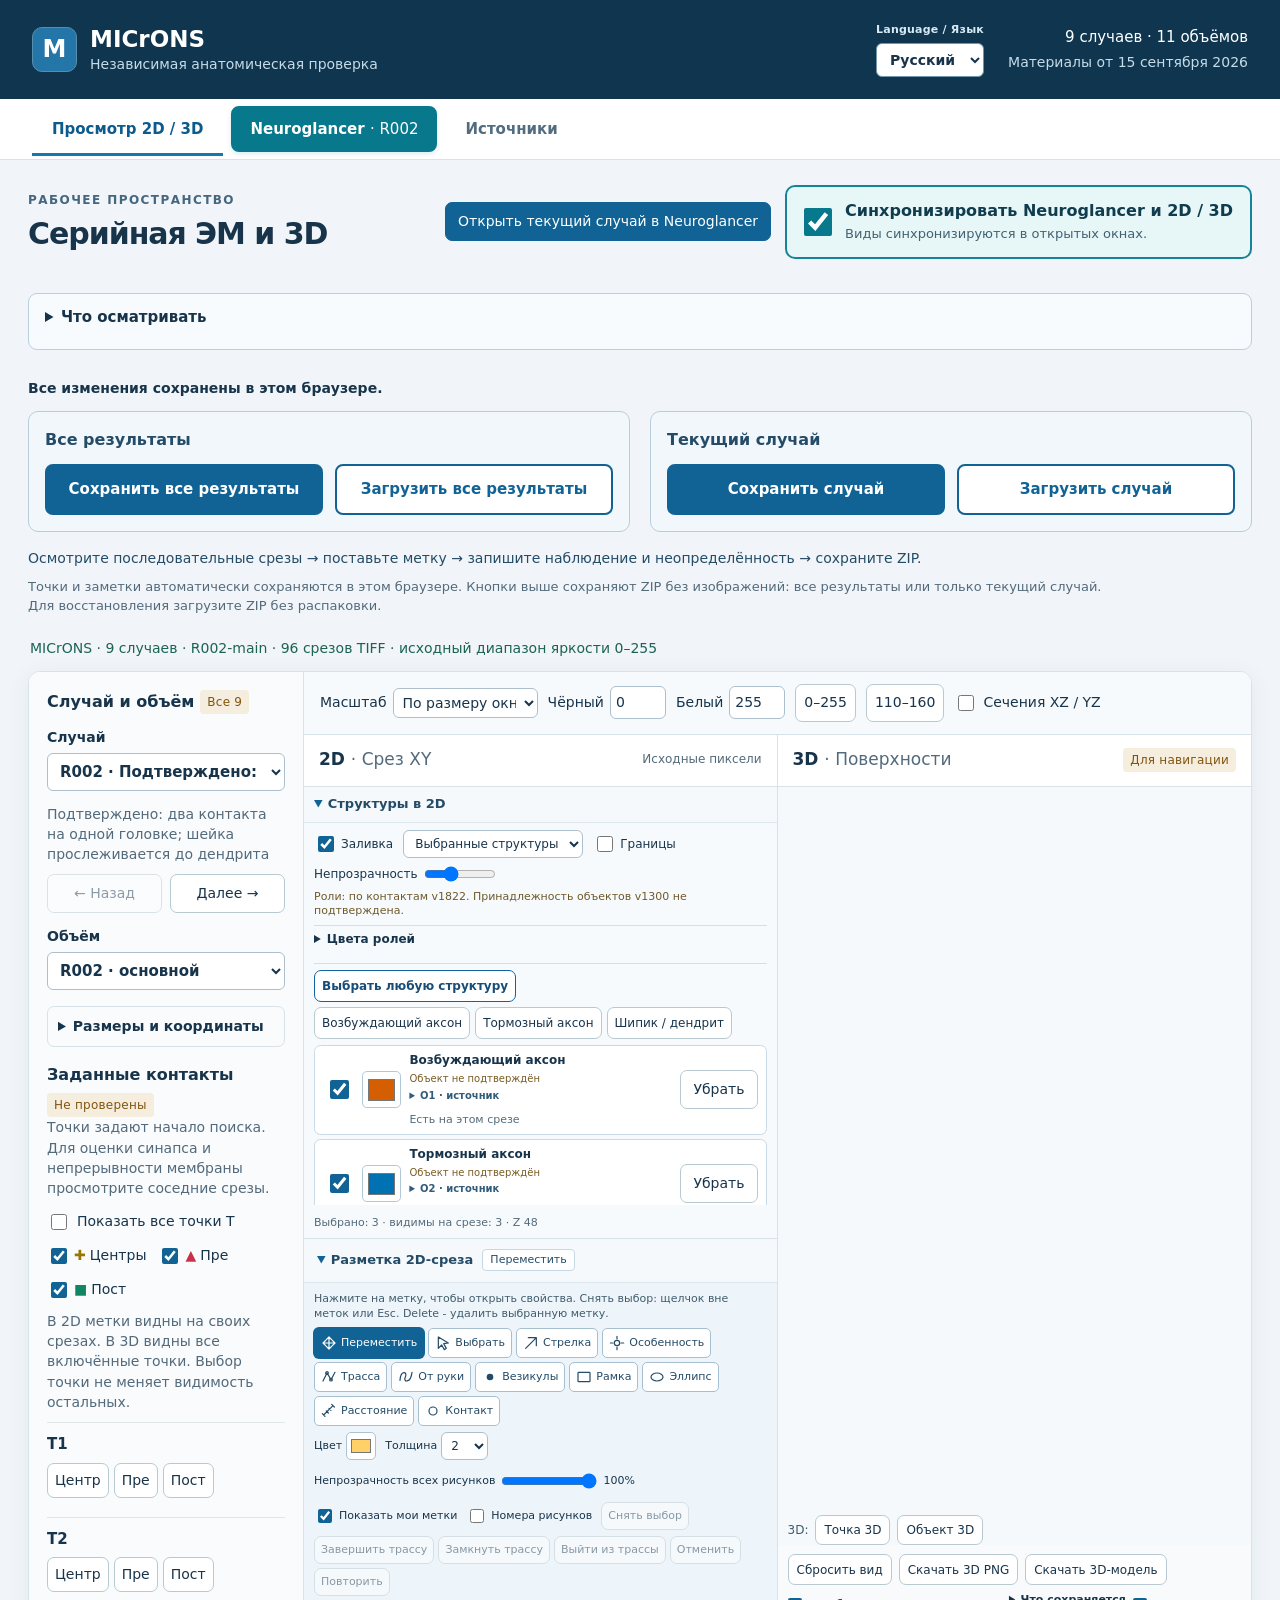
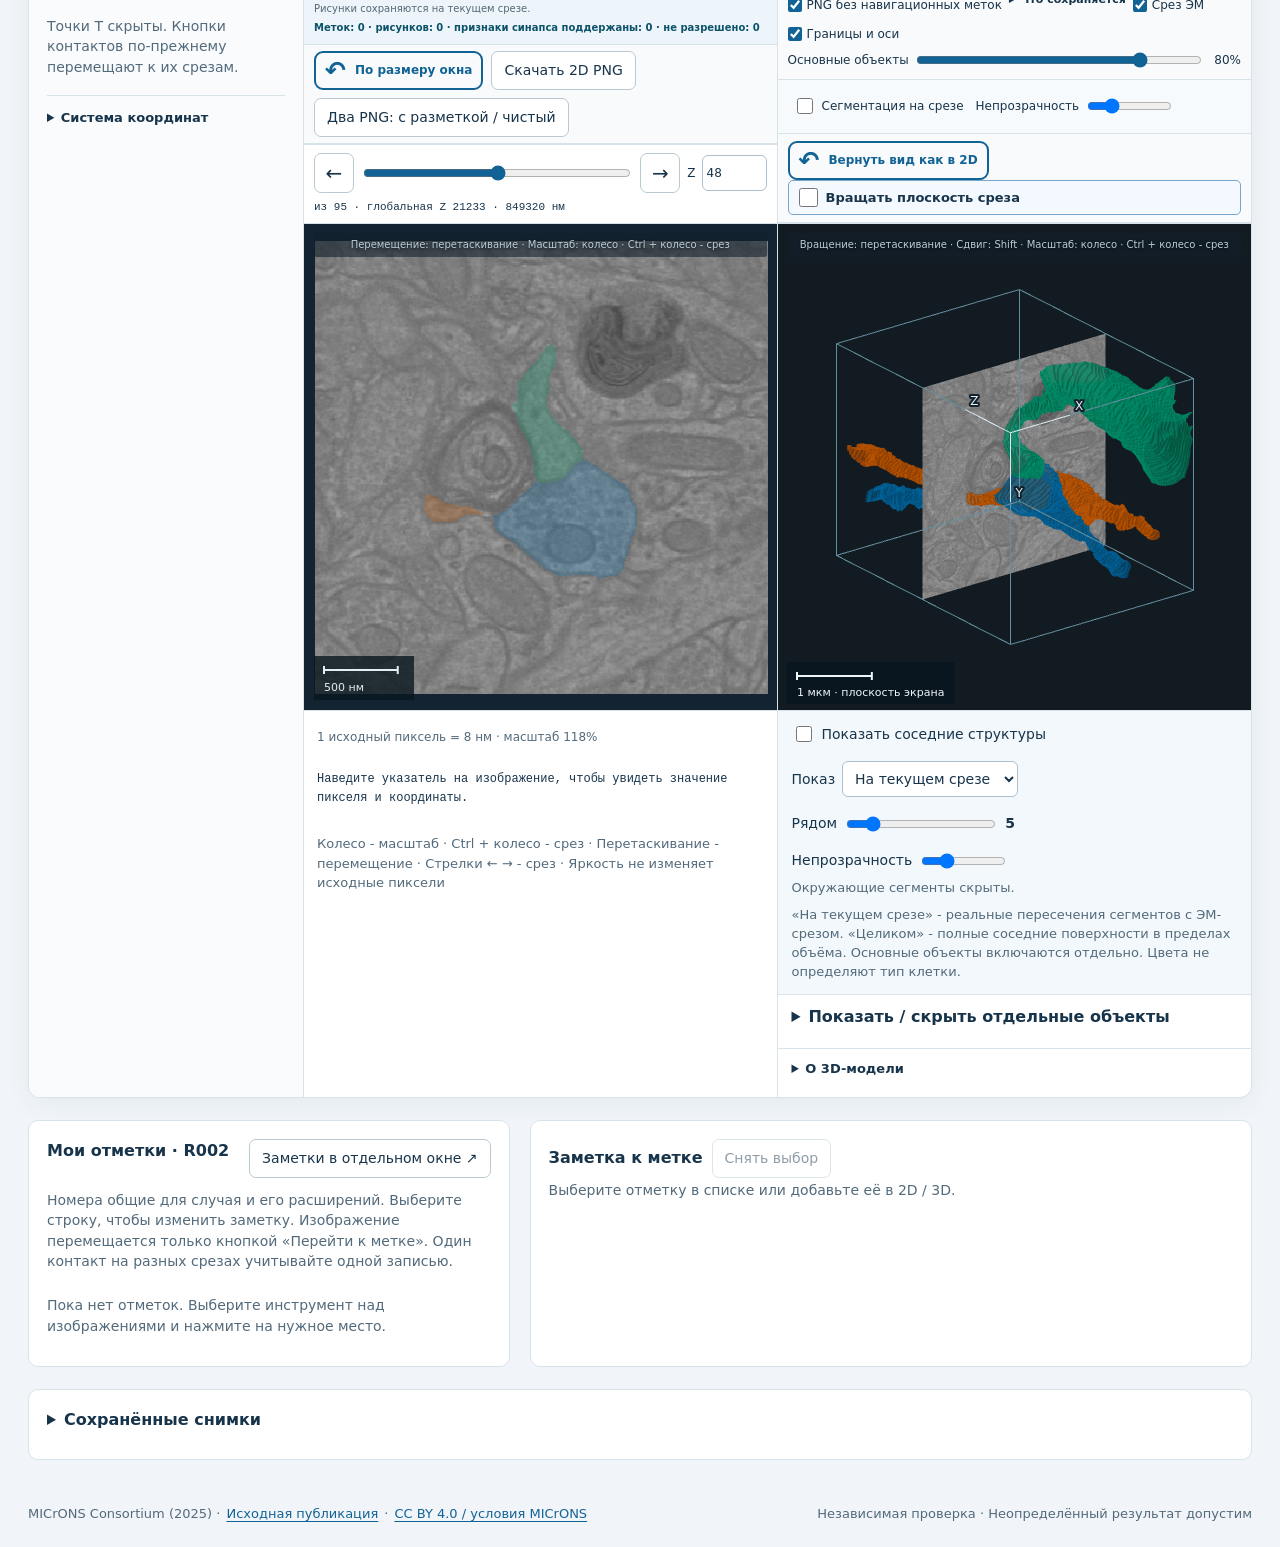
<file: index.html>
<!doctype html>
<html lang="ru">
<head>
  <meta charset="utf-8"><meta name="viewport" content="width=device-width,initial-scale=1">
  <title>MICrONS · Анатомическая проверка</title>
  <meta name="robots" content="noindex,nofollow">
  <meta name="description" content="Рабочее пространство исследователя: серийные ЭМ-изображения, синхронные 3D-модели и Neuroglancer для анатомической разметки выбранных случаев MICrONS.">
  <link rel="icon" href="favicon.svg" type="image/svg+xml">
  <link rel="stylesheet" href="viewer.css?v=20261027-import3"><link rel="stylesheet" href="surface3d.css?v=20261023-rolefix1"><link rel="stylesheet" href="site.css?v=20260929-results1"><link rel="stylesheet" href="annotations.css?v=20261013-drawing1">
  <link rel="stylesheet" href="structure-selection.css?v=20261023-names1"><link rel="stylesheet" href="workspace-ui.css?v=20261023-controls1"><script defer src="i18n.js?v=20261027-import3"></script>
  <script defer src="case-selection.js?v=20261013-caselabels2"></script><script defer src="point-actions.js?v=20260919-delete2"></script><script defer src="view-sync.js?v=20260919-toggle1"></script><script defer src="online.js"></script><script defer src="tiff.js"></script><script defer src="marker-styles.js?v=20260916-sync1"></script><script defer src="drawing-geometry.js?v=20261023-roles1"></script><script defer src="slice-plane.js?v=20261013-freeplane1"></script><script defer src="surface-export.js?v=20261023-rolefix1"></script><script defer src="surface3d.js?v=20261023-rolefix1"></script><script defer src="viewer.js?v=20261027-import4"></script><script defer src="slice-segmentation.js?v=20261023-names1"></script><script defer src="role-palette.js?v=20261023-rolefix1"></script><script defer src="structure-surface.js?v=20261023-names1"></script><script defer src="structure-selection.js?v=20261023-defaults1"></script><script defer src="review-data.js?v=20261013-oblique1"></script><script defer src="site.js?v=20261013-caselabels2"></script><script defer src="neuroglancer.js?v=20261023-rolefix1"></script><script defer src="neuroglancer-capture.js?v=20260929-results1"></script><script defer src="annotations-core.js?v=20261027-import3"></script><script defer src="annotations.js?v=20261027-import3"></script><script defer src="drawing-tools.js?v=20261023-roles1"></script><script defer src="evidence.js?v=20261013-case9"></script>
  <script defer src="figure-export.js?v=20261023-rolefix1"></script>
  <script defer src="tablet-layout.js?v=20261022-review1"></script>
</head>
<body>
<a class="skip-link" href="#workspace">К рабочей области</a>
<header class="masthead"><a class="brand" href="#viewer"><span class="brand-mark">M</span><span>MICrONS<small>Независимая анатомическая проверка</small></span></a><div class="masthead-actions"><label class="interface-language">Language / Язык<select id="interfaceLanguage" aria-label="Interface language / Язык интерфейса"><option value="ru">Русский</option><option value="en">English</option></select></label><span id="activeCaseSummary" class="edition">Выбранные случаи<small>Материалы от 15 сентября 2026</small></span></div></header>
<nav class="main-nav" aria-label="Разделы"><a href="#viewer" aria-current="page">Просмотр 2D / 3D</a><a id="neuroglancerTab" class="neuroglancer-tab" href="#neuroglancer">Neuroglancer <span id="neuroglancerTabCase">· текущий случай</span></a><a href="#sources">Источники</a></nav>
<main>
<section id="page-viewer" class="page">
  <div class="page-title"><div><p class="eyebrow">РАБОЧЕЕ ПРОСТРАНСТВО</p><h1>Серийная ЭМ и 3D</h1></div><div class="viewer-neuroglancer-actions"><a id="openNeuroglancerMain" class="button primary" href="#neuroglancer">Открыть текущий случай в Neuroglancer</a><label class="viewer-sync-control"><input id="syncNeuroglancerMain" type="checkbox" data-neuroglancer-sync checked><span><strong>Синхронизировать Neuroglancer и 2D / 3D</strong><small data-neuroglancer-sync-status>Виды синхронизируются в открытых окнах.</small></span></label></div></div>
  <details class="search-scope"><summary>Что осматривать</summary><p>Осматривайте поверхность головки и всей шейки до соединения со стволом дендрита по последовательным срезам. Если граница не прослеживается или выходит за объём, запишите это в заметке.</p></details>
  <div class="annotation-savebar">
    <span id="annotationSaveStatus" role="status" aria-live="polite">Открываем сохранённые отметки…</span>
    <div class="annotation-export-actions results-actions">
      <div class="results-group" role="group" aria-labelledby="allResultsHeading">
        <strong id="allResultsHeading">Все результаты</strong>
        <div class="results-group-buttons">
          <button id="annotationsExportAll" class="results-save" disabled>Сохранить все результаты</button>
          <label class="button">Загрузить все результаты<input id="annotationsImport" type="file" accept=".json,.zip,application/json,application/zip" disabled></label>
        </div>
      </div>
      <div class="results-group" role="group" aria-labelledby="caseResultsHeading">
        <strong id="caseResultsHeading">Текущий случай</strong>
        <div class="results-group-buttons">
          <button id="annotationsExportCase" class="results-save" disabled>Сохранить случай</button>
          <label class="button">Загрузить случай<input id="annotationsImportCase" type="file" accept=".json,.zip,application/json,application/zip" disabled></label>
        </div>
      </div>
    </div>
  </div>
  <p class="review-workflow">Осмотрите последовательные срезы → поставьте метку → запишите наблюдение и неопределённость → сохраните ZIP.</p>
  <p class="annotation-storage-note">Точки и заметки автоматически сохраняются в этом браузере. Кнопки выше сохраняют ZIP без изображений: все результаты или только текущий случай. Для восстановления загрузите ZIP без распаковки.</p>
  <div id="restoreResult" class="hint" role="status" aria-live="polite"></div>
  <div class="loading-line"><div id="status" class="status" role="status" aria-live="polite">Загрузка материалов…</div><button id="retryLoad" hidden>Повторить загрузку</button></div>
  <section id="workspace" class="workspace" aria-label="Просмотр изображений" tabindex="-1">
    <aside class="sidebar">
      <div class="section-heading"><h2>Случай и объём</h2><span id="caseBadge" class="pill">Выбранные</span></div>
      <label class="field">Случай<select id="caseSelect" aria-describedby="caseAssessment" disabled><option>Загрузка…</option></select></label>
      <p id="caseAssessment" class="hint" aria-live="polite"></p>
      <div class="case-step"><button id="prevCase" aria-label="Предыдущий случай">← Назад</button><button id="nextCase" aria-label="Следующий случай">Далее →</button></div>
      <label class="field">Объём<select id="volumeSelect" disabled><option>Загрузка…</option></select></label>
      <details class="volume-meta"><summary>Размеры и координаты</summary><div id="volumeDetails" class="details"></div><a id="downloadTiff" class="text-link" download>Скачать исходный TIFF</a></details>
      <div class="section-heading"><h2>Заданные контакты</h2><span class="pill">Не проверены</span></div>
      <p class="hint">Точки задают начало поиска. Для оценки синапса и непрерывности мембраны просмотрите соседние срезы.</p>
      <label class="check"><input id="overlayToggle" type="checkbox" disabled>Показать все точки T</label><div class="target-filters"><label><input id="tCenter" type="checkbox" checked><span class="marker-key t-center">✚</span> Центры</label><label><input id="tPre" type="checkbox" checked><span class="marker-key t-pre">▲</span> Пре</label><label><input id="tPost" type="checkbox" checked><span class="marker-key t-post">■</span> Пост</label></div><p class="hint">В 2D метки видны на своих срезах. В 3D видны все включённые точки. Выбор точки не меняет видимость остальных.</p>
      <div id="contacts" class="contacts"></div><p id="targetStatus" class="hint">Метки выключены по умолчанию.</p>
      <details class="coordinate-help"><summary>Система координат</summary><code>Локальные XYZ = floor(нм XYZ / размер вокселя XYZ) − начало объёма XYZ</code><p>Индексы начинаются с нуля. Страница TIFF = локальный Z + 1. Верхняя граница объёма не включается. Точка показывается только на своём срезе, без проекции на соседние.</p><p>X направлен вправо, Y - вниз. Координаты курсора в нанометрах относятся к началу вокселя (минимальным XYZ). Поправка на регистрацию не применяется.</p></details>
    </aside>
    <section class="image-area" aria-label="Изображения и модели">
      <div class="display-bar"><label>Масштаб<select id="zoomSelect" disabled><option value="0.5">50%</option><option value="1">100% · 1:1</option><option value="1.5">150%</option><option value="2" selected>200%</option><option value="3">300%</option><option value="4">400%</option></select></label><label>Чёрный <input id="blackInput" type="number" min="0" max="254" value="0" disabled></label><label>Белый <input id="whiteInput" type="number" min="1" max="255" value="255" disabled></label><button id="rawButton" disabled>0–255</button><button id="windowButton" disabled>110–160</button><label><input id="orthoToggle" type="checkbox" disabled>Сечения XZ / YZ</label></div>
      <div class="paired-views">
        <section class="raw-panel" aria-label="Исходная серийная ЭМ"><div class="pane-heading"><h2>2D <span>· Срез XY</span></h2><span class="hint">Исходные пиксели</span></div>
          <div class="viewer-panel-controls raw-controls">
      <details id="segmentationSettings" class="viewer-settings segmentation-settings" data-tablet-collapse open>
        <summary>Структуры в 2D</summary>
      <div class="segmentation-tools"><label><input id="segmentation2D" type="checkbox">Заливка</label><label><select id="segmentationScope" aria-label="Структуры в 2D"><option value="selected" selected>Выбранные структуры</option><option value="nearby">Соседние структуры</option><option value="all">Все сегменты</option></select></label><label id="segmentationLimitControl">Рядом <input id="segmentationLimit" type="range" min="1" max="30" step="1" value="5" aria-label="Число соседних структур в 2D"><output id="segmentationLimitReadout" for="segmentationLimit">5</output></label><label><input id="segmentationBorders" type="checkbox">Границы</label><label>Непрозрачность <input id="segmentationOpacity" type="range" min="0" max="70" value="25" aria-label="Непрозрачность сегментации в 2D"></label><p id="roleIdentityNote" class="hint role-identity-note"></p><details id="rolePalette" class="role-palette"></details><div id="structureSelectionControls"></div><span id="segmentationStatus" class="hint" role="status">Подготавливаем сегментацию…</span></div>
      </details>
      <details id="drawingSettings" class="viewer-settings drawing-settings" data-tablet-collapse open>
        <summary><span>Разметка 2D-среза</span><span id="drawingCollapsedTool" class="active-tool-summary">Переместить</span></summary>
      <div class="annotation-tools annotation-toolbar" aria-label="Отметки и рисунки">
        <div class="markup-heading"><span id="annotationModeHelp" role="status">Выберите инструмент.</span></div>
        <select id="annotationMode" disabled hidden aria-hidden="true" tabindex="-1"><option value="navigate">Навигация</option><option value="contact2d">Отметить контакт в 2D</option><option value="point2d">Отметить особенность в 2D</option><option value="point3d">Поставить точку в 3D</option><option value="object3d">Выбрать объект в 3D</option><option value="select">Выбрать</option><option value="trace">Трасса</option><option value="freehand">От руки</option><option value="vesicle">Везикулы</option><option value="arrow">Стрелка</option><option value="roi">Рамка</option><option value="ellipse">Эллипс</option><option value="distance">Расстояние</option></select><div id="drawingTools" class="segmented"><button data-drawing-tool="navigate" class="mark-tool active" aria-pressed="true"><svg viewBox="0 0 24 24" aria-hidden="true"><path d="M12 3v18M3 12h18M8 7l4-4 4 4M8 17l4 4 4-4M7 8l-4 4 4 4M17 8l4 4-4 4"/></svg><span>Переместить</span></button><button data-drawing-tool="select" class="mark-tool" aria-pressed="false"><svg viewBox="0 0 24 24" aria-hidden="true"><path d="M5 3v17l5-5 4 7 3-2-4-7 7-1Z"/></svg><span>Выбрать</span></button><button data-drawing-tool="arrow" class="mark-tool" aria-pressed="false"><svg viewBox="0 0 24 24" aria-hidden="true"><path d="M4 20 20 4M8 4h12v12"/></svg><span>Стрелка</span></button><button data-drawing-tool="point2d" class="mark-tool" aria-pressed="false"><svg viewBox="0 0 24 24" aria-hidden="true"><circle cx="12" cy="12" r="4"/><path d="M12 2v4m0 12v4M2 12h4m12 0h4"/></svg><span>Особенность</span></button><button data-drawing-tool="trace" class="mark-tool" aria-pressed="false"><svg viewBox="0 0 24 24" aria-hidden="true"><path d="m3 18 6-12 6 10 6-11"/><circle cx="9" cy="6" r="2"/><circle cx="15" cy="16" r="2"/></svg><span>Трасса</span></button><button data-drawing-tool="freehand" class="mark-tool" aria-pressed="false"><svg viewBox="0 0 24 24" aria-hidden="true"><path d="M3 17C4 1 15 4 11 12S19 22 21 5"/></svg><span>От руки</span></button><button data-drawing-tool="vesicle" class="mark-tool" aria-pressed="false"><svg viewBox="0 0 24 24" aria-hidden="true"><circle cx="12" cy="12" r="5" fill="currentColor" stroke="none"/></svg><span>Везикулы</span></button><button data-drawing-tool="roi" class="mark-tool" aria-pressed="false"><svg viewBox="0 0 24 24" aria-hidden="true"><rect x="3" y="5" width="18" height="14" rx="1"/></svg><span>Рамка</span></button><button data-drawing-tool="ellipse" class="mark-tool" aria-pressed="false"><svg viewBox="0 0 24 24" aria-hidden="true"><ellipse cx="12" cy="12" rx="9" ry="6"/></svg><span>Эллипс</span></button><button data-drawing-tool="distance" class="mark-tool" aria-pressed="false"><svg viewBox="0 0 24 24" aria-hidden="true"><path d="m4 18 14-14M2 16l4 4M16 2l4 4M8 12l3 3M12 8l3 3"/></svg><span>Расстояние</span></button><button data-drawing-tool="contact2d" class="mark-tool" aria-pressed="false"><svg viewBox="0 0 24 24" aria-hidden="true"><circle cx="12" cy="12" r="6"/></svg><span>Контакт</span></button></div>
        <div class="drawing-options"><label>Цвет <input id="drawingColor" type="color" value="#ffd166"></label><label>Толщина <select id="drawingWidth"><option>1</option><option selected>2</option><option>3</option><option>5</option><option>8</option><option>10</option><option>12</option></select></label><label id="drawingOpacityControl" class="drawing-opacity-control"><span id="drawingOpacityLabel">Непрозрачность всех рисунков</span><input id="drawingOpacity" type="range" min="0" max="100" step="1" value="100" aria-label="Непрозрачность всех рисунков"><output id="drawingOpacityReadout" for="drawingOpacity">100%</output></label><label><input id="annotationsVisible" type="checkbox" checked>Показать мои метки</label><label><input id="drawingNumbers" type="checkbox">Номера рисунков</label><button id="clearPointSelection" type="button" data-clear-point-selection disabled>Снять выбор</button></div>
        <div class="drawing-actions"><button id="drawingFinish" disabled>Завершить трассу</button><button id="drawingClose" disabled>Замкнуть трассу</button><button id="drawingCancel" disabled>Выйти из трассы</button><button id="drawingUndo" title="Отменить изменение рисунка · Ctrl+Z" aria-keyshortcuts="Control+Z Meta+Z" disabled>Отменить</button><button id="drawingRedo" title="Повторить изменение рисунка · Ctrl+Shift+Z" aria-keyshortcuts="Control+Shift+Z Meta+Shift+Z" disabled>Повторить</button><span id="drawingStatus" role="status"></span></div>
        <p class="drawing-slice-hint">Рисунки сохраняются на текущем срезе.</p>
        <strong id="annotationCounter">Отметки: 0</strong>
      </div>
      </details>
          <div class="view-reset-actions"><button id="fitButton" class="view-reset-button" type="button" disabled title="Показать весь срез по размеру окна и вернуть его в центр"><span aria-hidden="true">↶</span> По размеру окна</button><button id="exportButton" type="button" disabled>Скачать 2D PNG</button></div>
      <div class="slice-bar"><button id="prevButton" disabled aria-label="Предыдущий срез">←</button><input id="zSlider" type="range" min="0" max="0" value="0" disabled aria-label="Локальный срез Z"><button id="nextButton" disabled aria-label="Следующий срез">→</button><label>Z <input id="zInput" type="number" min="0" max="0" value="0" disabled></label><span id="zReadout" class="mono">-</span>
        <div id="annotatedSliceControls" class="annotated-slices" hidden><label for="annotatedSliceSelect">Срезы с отметками</label><button id="prevAnnotatedSlice" type="button" aria-label="Предыдущий срез с отметками" title="Предыдущий срез с отметками">←</button><select id="annotatedSliceSelect" aria-label="Срезы с отметками" title="Срез Z и число отметок на нём"></select><button id="nextAnnotatedSlice" type="button" aria-label="Следующий срез с отметками" title="Следующий срез с отметками">→</button></div>
      </div>
          </div>
          <div class="slice-stage"><div id="viewport" class="viewport" tabindex="0" aria-label="ЭМ-изображение. Ctrl + колесо меняет срез. Колесо меняет масштаб, перетаскивание перемещает изображение, стрелки меняют срез."><div id="emptyState" class="empty"><span class="loading-orbit" aria-hidden="true"></span><h2>Подготавливаем изображения</h2><p>Выбранный объём загружается с сайта.</p></div><div id="canvasWrap" class="canvas-wrap" hidden><canvas id="imageCanvas"></canvas><canvas id="overlayCanvas" aria-hidden="true"></canvas><canvas id="annotationCanvas" aria-hidden="true"></canvas></div></div><div class="surface-gesture-hint">Перемещение: перетаскивание · Масштаб: колесо · Ctrl + колесо - срез</div><div id="sliceScale" class="slice-scale" hidden><canvas id="scaleCanvas" width="150" height="44" aria-label="Масштаб изображения"></canvas></div></div>
          <div class="viewer-panel-details">
          <div class="image-footer"><div><span id="scaleNote" class="hint"></span></div><div id="cursorReadout" class="mono">Наведите курсор на изображение.</div></div>
          <p class="viewer-note">Колесо - масштаб · Ctrl + колесо - срез · Перетаскивание - перемещение · Стрелки ← → - срез · Яркость не изменяет исходные пиксели</p>
          </div>
        </section>
        <section class="surface-panel" aria-label="3D-навигация по сегментации"><div class="pane-heading"><h2>3D <span>· Поверхности</span></h2><span class="pill">Для навигации</span></div>
          <div class="viewer-panel-controls surface-controls">
          <div class="surface-mark-tools"><span class="drawing-3d-tools">3D: <button data-drawing-tool="point3d" class="mark-tool" aria-pressed="false">Точка 3D</button><button data-drawing-tool="object3d" class="mark-tool" aria-pressed="false">Объект 3D</button></span></div>
          <div class="surface-tools"><button id="surfaceRetry" hidden>Повторить загрузку 3D</button><button id="surfaceReset" disabled>Сбросить вид</button><button id="surfaceExport" disabled>Скачать 3D PNG</button><button id="surfaceExportModel" disabled>Скачать 3D-модель</button><label class="surface-export-clean"><input id="surfaceExportClean" type="checkbox" checked>PNG без навигационных меток</label><details class="surface-export-help"><summary>Что сохраняется</summary><span>PNG: текущий вид и рисунки. GLB: видимые поверхности без среза и меток, масштаб в метрах. Геометрия ограничена исходным фрагментом.</span></details><label><input id="surfacePlane" type="checkbox" checked disabled>Срез ЭМ</label><label><input id="surfaceBox" type="checkbox" checked disabled>Границы и оси</label><label class="surface-alpha">Основные объекты <input id="surfaceOpacity" type="range" min="0" max="100" value="80" disabled><span id="surfaceOpacityReadout">80%</span></label></div>
          <div class="segmentation-tools surface-section-tools"><label><input id="surfaceSegmentation" type="checkbox">Сегментация на срезе</label><label>Непрозрачность <input id="surfaceSegmentationOpacity" type="range" min="0" max="100" value="25" aria-label="Непрозрачность сегментации среза в 3D"></label></div>
          <div class="view-reset-actions"><button id="surfaceXY" class="view-reset-button" type="button" disabled title="Вернуть 3D как в 2D, вписать весь объём в окно и сбросить сдвиг"><span aria-hidden="true">↶</span> Вернуть вид как в 2D</button><label class="slice-plane-toggle"><input id="surfaceRotateSlice" type="checkbox" disabled>Вращать плоскость среза</label></div>
          <div id="surfaceSliceControls" class="slice-plane-controls" hidden>
            <p class="hint">Срез: перетаскивайте мышью; у края окна можно поворачивать в плоскости. Камера: Alt + перетаскивание. Отдельное изображение 2D остаётся в XY.</p>
            <details class="slice-plane-precise"><summary>Точные углы X / Y / Z</summary>
            <div class="slice-plane-axes">
              <label>X <input id="surfaceSliceX" type="range" min="-180" max="180" step="1" value="0" aria-label="Угол плоскости X"><output id="surfaceSliceXValue" for="surfaceSliceX">0°</output></label>
              <label>Y <input id="surfaceSliceY" type="range" min="-180" max="180" step="1" value="0" aria-label="Угол плоскости Y"><output id="surfaceSliceYValue" for="surfaceSliceY">0°</output></label>
              <label>Z <input id="surfaceSliceZ" type="range" min="-180" max="180" step="1" value="0" aria-label="Угол плоскости Z"><output id="surfaceSliceZValue" for="surfaceSliceZ">0°</output></label>
            </div>
            </details>
            <p class="hint">Косой срез вычисляется из объёма. Рисунки остаются на исходных срезах XY; цветная маска XY здесь скрыта.</p>
          </div>
          </div>
          <div id="surfaceStage" class="surface-stage" tabindex="0" aria-label="3D-модели. Ctrl + колесо меняет срез. Перетаскивание вращает, Shift с перетаскиванием перемещает, колесо меняет масштаб, R сбрасывает вид."><canvas id="surfaceCanvas"></canvas><canvas id="surfaceLabels" aria-hidden="true"></canvas><div class="surface-gesture-hint">Вращение: перетаскивание · Сдвиг: Shift · Масштаб: колесо · Ctrl + колесо - срез</div></div>
          <div class="viewer-panel-details">
          <div class="context-tools"><div class="context-main"><label><input id="surfaceContext" type="checkbox">Показать соседние структуры</label><label>Показ <select id="surfaceContextMode"><option value="slice">На текущем срезе</option><option value="full">Целиком в объёме</option></select></label><label>Рядом <input id="contextLimit" type="range" min="1" max="30" step="1" value="5" aria-label="Число соседних структур"><output id="contextLimitReadout" for="contextLimit">5</output></label><label>Непрозрачность <input id="surfaceContextOpacity" type="range" min="0" max="100" value="25" aria-label="Непрозрачность соседних структур"></label></div><p id="contextLoadStatus" class="hint" role="status">Окружение показано от центра среза. Выберите метку или точку T, чтобы посмотреть рядом с ней; «Снять выбор» возвращает центр среза.</p><p class="hint">«На текущем срезе» - реальные пересечения сегментов с ЭМ-срезом. «Целиком» - полные соседние поверхности в пределах объёма. Основные объекты включаются отдельно. Цвета не определяют тип клетки.</p></div><details class="object-details"><summary>Показать / скрыть отдельные объекты</summary><div id="surfaceObjects" class="surface-objects" aria-label="Видимость объектов"></div></details><details class="surface-info"><summary>О 3D-модели</summary><div id="surfaceReadout" class="surface-readout mono"></div><div id="surfaceStatus" class="surface-status" role="status">Ожидание объёма…</div>
          <p class="surface-caution">Сегментация v1300 может отличаться от записей идентичности v1822. Роли по контактам v1822 не подтверждают принадлежность всего объекта v1300. Поверхности не подтверждают синапс, общую головку или непрерывность мембраны; открытые края могут быть границами объёма.</p><p class="surface-caution">Плоскость среза и точка в 3D расположены в центрах соответствующих вокселей. Анатомические выводы делайте по серийной ЭМ.</p></details>
          </div>
        </section>
      </div>
      <section id="orthoPanel" class="ortho-panel" aria-label="Ортогональные ЭМ-сечения" hidden><div class="ortho-controls"><h2>Сечения XZ / YZ</h2><label>X <input id="orthoX" type="number" min="0" value="0" disabled></label><label>Y <input id="orthoY" type="number" min="0" value="0" disabled></label><button id="orthoTarget" disabled>К выбранной точке</button></div><p class="hint">Те же воксели TIFF без интерполяции. Физические пропорции сохранены; шаг по Z крупнее. Нажмите на сечение для перехода. Синяя линия - текущий срез XY.</p><div class="ortho-grid"><div><h3 id="xzTitle">XZ при фиксированном Y</h3><div class="ortho-scroll"><div class="ortho-wrap"><canvas id="xzCanvas"></canvas><canvas id="xzOverlay" aria-hidden="true"></canvas></div></div></div><div><h3 id="yzTitle">YZ при фиксированном X</h3><div class="ortho-scroll"><div class="ortho-wrap"><canvas id="yzCanvas"></canvas><canvas id="yzOverlay" aria-hidden="true"></canvas></div></div></div></div><p id="orthoReadout" class="mono"></p></section>
    </section>
  </section>
  <section id="annotationsWorkspace" class="annotations-workspace" aria-label="Отметки и свойства">
    <div class="annotation-list-panel"><div class="section-heading"><h2>Мои отметки <span id="annotationCaseLabel"></span></h2><button id="annotationPopout">Заметки в отдельном окне ↗</button></div><p class="hint">Номера общие для случая и его расширений. Выберите строку, чтобы изменить заметку. Изображение перемещается только кнопкой «Перейти к метке». Один контакт на разных срезах учитывайте одной записью.</p><div id="annotationList" class="annotation-list"></div><button id="annotationUndo" hidden>Восстановить удалённую отметку</button></div>
    <aside class="annotation-properties"><div class="section-heading"><h2>Заметка к метке</h2><button id="annotationClearSelection" type="button" data-clear-point-selection disabled title="Снять выбор метки и точки T. Соседние структуры - от центра текущего среза. Esc">Снять выбор</button></div><p id="annotationSelection">Выберите отметку в списке или добавьте её в 2D / 3D.</p><fieldset id="annotationEditor" disabled hidden><div class="annotation-form-grid observation-form"><label>Форма метки<select id="annotationKind"><option value="contact">● Контакт</option><option value="point">◆ Особенность</option><option value="object">■ Объект</option><option value="trace">Трасса</option><option value="freehand">От руки</option><option value="vesicle">Везикулы</option><option value="arrow">Стрелка</option><option value="roi">Рамка</option><option value="ellipse">Эллипс</option><option value="distance">Расстояние</option></select></label><label>Наблюдение<select id="annotationCategory"><option value="unclassified">Не классифицировано</option><option value="suspected_synapse">Предполагаемый синаптический контакт</option><option value="possible_adhesion">Возможная несинаптическая адгезия</option><option value="unresolved_other">Неясный контакт / другая особенность</option></select></label><label class="wide">Свидетельства синапса<select id="annotationVerdict"><option value="note">Не оценено</option><option value="uncertain">Недостаточно / неясно</option><option value="supported">Поддерживают синапс</option><option value="rejected">Свидетельства против синапса</option></select></label><label class="wide">Заметка / свойства<textarea id="annotationNotes" maxlength="50000" rows="4" placeholder="Что видно на соседних срезах? Что осталось неясным?"></textarea></label></div><p class="hint">Форма метки не является заключением. Неясный участок головки или шейки не позволяет заключить, что дополнительных контактов нет.</p><details class="marker-coordinate-details"><summary>Положение и ссылка на свидетельство (необязательно)</summary><div class="annotation-form-grid"><label>Где<select id="annotationLocation"><option value="uncertain">Не определено</option><option value="head">Головка</option><option value="neck">Шейка</option><option value="shaft">Ствол</option><option value="other">Другое</option></select></label><label>Снимок / срез / другое свидетельство<input id="annotationEvidenceRefs" type="text" maxlength="20000" placeholder="Например: Z 42–47, снимок…"></label></div></details><details id="previousMarkerProperties" hidden><summary>Ранее записанные свойства</summary><textarea id="annotationProperties" maxlength="20000" rows="3"></textarea></details><input id="annotationLabel" maxlength="300" hidden><details class="marker-coordinate-details"><summary>Координаты</summary><p id="annotationCoordinates" class="mono"></p></details><div id="drawingProperties" hidden><div class="drawing-options"><label id="drawingNumbersNotesControl" hidden><input id="drawingNumbersNotes" type="checkbox">Номера рисунков</label><label>Цвет рисунка <input id="drawingEditColor" type="color"></label><label>Толщина <input id="drawingEditWidth" type="number" min="1" max="12" step="1"></label><label id="drawingEditOpacityControl" class="drawing-opacity-control drawing-opacity-notes" hidden>Непрозрачность рисунка<input id="drawingEditOpacity" type="range" min="0" max="100" step="1" value="100" aria-label="Непрозрачность рисунка"><output id="drawingEditOpacityReadout" for="drawingEditOpacity">100%</output></label></div><div class="drawing-actions"><button id="drawingContinue" type="button">Продолжить трассу</button><button id="drawingToggleClosed" type="button">Замкнуть трассу</button></div><p class="hint">Инструмент «Выбрать»: перетащите рисунок целиком или измените его белые узлы.</p></div><div class="annotation-edit-actions"><button id="annotationGo" type="button">Перейти к метке</button><button id="annotationDelete" type="button" title="Удалить выбранную метку · Delete">Удалить метку</button></div></fieldset></aside>
    <details class="annotation-coverage" hidden><summary>Заключение и покрытие этого случая</summary><div class="annotation-form-grid"><label>Покрытие головки и шейки<select id="caseCoverage"><option value="uncertain">Не установлено</option><option value="incomplete">Неполное</option><option value="complete">Полностью проверено</option></select></label><label>Просмотренные объёмы, срезы и области<input id="caseInspected" type="text" maxlength="10000" placeholder="Укажите объём, Z и область XY"></label><label class="wide">Заключение / наблюдения<textarea id="caseNotes" rows="3" maxlength="50000"></textarea></label><label class="wide">Неясные участки и нужное расширение<textarea id="caseExtraExtent" rows="2" maxlength="20000"></textarea></label></div><p class="hint">«Нет дополнительных контактов» требует полного осмотра головки и шейки с разрешёнными границами. Сохраняйте неопределённость. Рамка TIFF сама по себе не является границей исследуемой структуры.</p></details>
  </section>
  <details class="saved-evidence"><summary>Сохранённые снимки</summary><div class="section-heading"><span id="evidenceSaveStatus" role="status"></span></div><div class="evidence-toolbar"><button id="evidenceSave2D" disabled>Добавить снимок 2D</button><button id="evidenceSave3D" disabled>Добавить снимок 3D</button><label>Подпись (необязательно) <input id="evidenceCaption" type="text" maxlength="10000"></label></div><p class="hint">Добавляйте только нужные виды: просмотр сам по себе не создаёт снимки. Снимок связывается с выбранной меткой, если она есть. Новые снимки не заменяют прежние. Снимки хранятся в этом браузере и скачиваются отдельно кнопкой «Скачать PNG». ZIP с результатами содержит точки и заметки без изображений.</p><div hidden><select id="evidenceLink"><option value="case">Случай</option></select><input id="evidenceLinkSlice" type="checkbox" checked><select id="evidencePair"><option value="">Нет</option></select></div><div id="evidenceList"></div></details>
</section>
<section id="page-neuroglancer" class="page neuroglancer-page" hidden>
  <div class="page-title"><div><p class="eyebrow">ТЕКУЩИЙ СЛУЧАЙ В MICrONS</p><h1>Neuroglancer <span id="neuroglancerHeading"></span></h1></div><a class="button" href="#viewer">Вернуться к 2D / 3D</a></div>
  <label class="viewer-sync-control neuroglancer-sync-control"><input id="syncNeuroglancerPage" type="checkbox" data-neuroglancer-sync checked><span><strong>Синхронизировать Neuroglancer и 2D / 3D</strong><small data-neuroglancer-sync-status>Виды синхронизируются в открытых окнах.</small></span></label>
  <div class="neuroglancer-toolbar"><p id="neuroglancerLocation" role="status">Выберите случай в основном просмотрщике.</p><div class="neuroglancer-actions"><button id="neuroglancerClearSelection" type="button" data-clear-point-selection disabled title="Снять выбор метки и точки T. Соседние структуры - от центра текущего среза. Esc">Снять выбор</button><button id="neuroglancerReset" disabled>К текущему срезу 2D / 3D</button><a id="neuroglancerExternal" class="button primary" target="_blank" rel="noopener noreferrer" aria-disabled="true">Открыть в отдельном окне ↗</a></div></div>
  <div id="neuroglancerMarkers" class="neuroglancer-markers" hidden><label for="neuroglancerMarker">Мои метки</label><select id="neuroglancerMarker" aria-label="Метка для перехода"></select><button id="neuroglancerMarkerGo">Перейти к метке</button><span>В 2D видны метки на текущем срезе. В 3D - на всех глубинах.</span></div>
  <div class="results-actions neuroglancer-export">
    <div class="results-group" role="group" aria-labelledby="ngAllResultsHeading">
      <strong id="ngAllResultsHeading">Все результаты</strong>
      <div class="results-group-buttons"><button id="neuroglancerExportAll" class="results-save">Сохранить все результаты</button><button id="neuroglancerImportAll">Загрузить все результаты</button></div>
    </div>
    <div class="results-group" role="group" aria-labelledby="ngCaseResultsHeading">
      <strong id="ngCaseResultsHeading">Текущий случай</strong>
      <div class="results-group-buttons"><button id="neuroglancerExportCase" class="results-save">Сохранить случай</button><button id="neuroglancerImportCase">Загрузить случай</button></div>
    </div>
  </div>
  <div class="neuroglancer-actions"><button id="neuroglancerScreenshot" title="Текущий вид Neuroglancer с видимыми метками">Скачать снимок PNG</button><span class="hint">Результаты сохраняются в ZIP без изображений. Снимок Neuroglancer можно скачать отдельно.</span></div>
  <p class="neuroglancer-help">При включённом флажке открытые вкладки и окна синхронизируются в этом браузере: случай, срез, положение, масштаб, видимость объектов и меток. Нажатие на точку показывает её в остальных видах. Выбор строки в списке отметок открывает свойства; «Перейти к метке» перемещает изображение. Изменения яркости, прозрачности и соседних структур также передаются при включённой синхронизации. При повторном включении Neuroglancer переходит к текущему виду 2D / 3D. Создавайте и редактируйте исследовательские метки в основном просмотрщике или окне заметок. Интерфейс Neuroglancer - на английском.</p>
  <p class="privacy-note">Ваши точки и русские заметки передаются в личный слой Neuroglancer. Они не публикуются в общей базе аннотаций и не изменяют MICrONS. Отметки и текст могут входить в сохранённый ZIP и переданную вами ссылку Neuroglancer. Навигация и настройки вида синхронизируются, пока включён флажок. Изменение самих аннотаций инструментами Neuroglancer не записывается в результаты исследования; используйте панель отметок.</p>
  <p id="neuroglancerStatus" class="hint" role="status">Подготовка ссылки…</p>
  <iframe id="neuroglancerFrame" class="neuroglancer-frame" title="Neuroglancer - выбранный случай MICrONS" allow="fullscreen" allowfullscreen referrerpolicy="strict-origin-when-cross-origin" hidden></iframe>
  <p class="neuroglancer-help">Рамка отмечает границы выбранного объёма. Точки контактов не проверены. ЭМ и сегментация v1300 загружаются из MICrONS; 3D показывает полные сегменты за пределами фрагмента. Для анатомических выводов используйте серийную ЭМ. Если просмотрщик не появился, откройте его в отдельном окне.</p>
</section>
<section id="page-sources" class="page reading-page" hidden><div class="page-title"><div><p class="eyebrow">ПРОИСХОЖДЕНИЕ МАТЕРИАЛОВ</p><h1>Источники и ограничения</h1></div></div><div id="sourceContent"></div></section>
<footer>MICrONS Consortium (2025) · <a href="https://doi.org/10.1038/s41586-025-08790-w" target="_blank" rel="noopener noreferrer">Исходная публикация</a> · <a href="https://www.microns-explorer.org/terms-and-conditions" target="_blank" rel="noopener noreferrer">CC BY 4.0 / условия MICrONS</a><span>Независимая проверка · Неопределённый результат допустим</span></footer>
</main>
<noscript><p class="fatal">Для просмотра изображений включите JavaScript в браузере.</p></noscript>
</body></html>
</file>
<file: viewer.css>
:root{color-scheme:light;--ink:#17313d;--muted:#536774;--line:#ccd7dc;--blue:#176c80;--light:#edf4f6;--paper:#fff;--amber:#775315}*{box-sizing:border-box}body{margin:0;background:#f4f7f8;color:var(--ink);font:15px/1.45 system-ui,-apple-system,"Segoe UI",sans-serif}.masthead{max-width:1600px;margin:auto;padding:24px 28px 18px;display:flex;align-items:center;justify-content:space-between;gap:20px}.eyebrow{font-size:11px;letter-spacing:.15em;font-weight:700;color:var(--blue)}h1{font-size:29px;line-height:1.2;margin:4px 0 0;font-weight:650}h2{font-size:16px;margin:0 0 10px;font-weight:650}p{margin:0 0 10px}.privacy{font-size:13px;color:var(--muted)}main{max-width:1600px;padding:0 28px;margin:auto}.setup{padding:20px;background:var(--paper);border:1px solid var(--line);border-radius:10px;display:grid;grid-template-columns:1fr auto;gap:30px;align-items:start}.setup p{max-width:690px;font-size:14px;color:var(--muted)}.file-actions{display:flex;gap:9px;flex-wrap:wrap;max-width:480px}.file-actions .hint{width:100%;margin:0}.button,button,select,input[type=number]{font:inherit;border:1px solid #b8c9d1;border-radius:5px;background:#fff;color:var(--ink)}.button,button{padding:8px 12px;cursor:pointer;display:inline-flex;align-items:center;justify-content:center;font-size:13px;white-space:nowrap;font-weight:600}.button.primary{color:#fff;background:var(--blue);border-color:var(--blue)}.button:hover,button:hover:not(:disabled){filter:brightness(.96)}.button input[type=file]{position:absolute;width:1px;height:1px;opacity:0;overflow:hidden}.button:focus-within,button:focus-visible,input:focus-visible,select:focus-visible,summary:focus-visible{outline:3px solid #71b9cb;outline-offset:2px}.status{font-size:13px;color:var(--muted);padding:11px 3px;min-height:43px;overflow-wrap:anywhere}.status.error{color:#8d2c25;font-weight:600}.status.success{color:#1c6356}.workspace{display:grid;grid-template-columns:300px minmax(0,1fr);min-height:650px;border:1px solid var(--line);border-radius:10px;overflow:hidden;background:#fff}.sidebar{padding:20px;border-right:1px solid var(--line);background:#fbfcfc}.field{display:block;font-size:12px;font-weight:650;margin:12px 0}.field select{width:100%;display:block;margin-top:5px;font-size:14px;padding:8px}.details{padding:10px;background:var(--light);font-size:12px;color:var(--muted);border-radius:5px;margin:12px 0 22px;line-height:1.55;overflow-wrap:anywhere}.section-heading{display:flex;align-items:baseline;gap:9px}.pill{font-size:10px;letter-spacing:.02em;background:#f5eddd;color:var(--amber);padding:2px 6px;border-radius:4px}.hint{font-size:12px;color:var(--muted);line-height:1.45}.check{font-size:13px;display:flex;align-items:center;gap:7px;margin:12px 0}input[type=checkbox]{width:16px;height:16px;accent-color:var(--blue)}.contacts{display:flex;flex-direction:column;gap:9px;margin:10px 0}.contact{padding:10px 0;border-top:1px solid #e0e7ea}.contact-title{font-size:13px;font-weight:650;margin-bottom:7px}.contact-buttons{display:flex;gap:5px;flex-wrap:wrap}.contact-buttons button{font-size:11px;padding:5px 7px}.contact-buttons button.active{background:#e1f0f4;border-color:var(--blue);color:#125b6e}.muted{font-size:13px;color:var(--muted)}.coordinate-help{margin-top:18px;border-top:1px solid var(--line);padding-top:12px;font-size:12px;color:var(--muted)}summary{cursor:pointer;color:var(--ink);font-weight:600;margin-bottom:9px}.coordinate-help p{margin:9px 0}.coordinate-help code{display:block;white-space:normal;overflow-wrap:anywhere;background:var(--light);padding:8px;border-radius:3px}.image-area{display:flex;flex-direction:column;min-width:0}.slice-bar,.display-bar{display:flex;align-items:center;gap:9px;padding:12px 14px;flex-wrap:wrap;border-bottom:1px solid var(--line)}.slice-bar label,.display-bar label{font-size:12px;display:flex;align-items:center;gap:6px}.slice-bar input[type=range]{flex:1;min-width:90px;accent-color:var(--blue)}.slice-bar button{padding:5px 13px;font-size:20px}.slice-bar input[type=number]{width:65px;padding:5px}.mono{font-family:ui-monospace,"Cascadia Code",Consolas,monospace;font-size:11px}.display-bar{background:#f8fafb;padding-top:9px;padding-bottom:9px;gap:8px}.display-bar select{font-size:12px;max-width:164px;padding:5px}.display-bar input[type=number]{width:56px;padding:5px;font-size:12px}.display-bar button{font-size:11px;padding:6px 8px}.viewport{height:600px;min-height:260px;max-height:73vh;overflow:auto;background:#252b2f;position:relative;display:flex;align-items:flex-start;justify-content:flex-start;overscroll-behavior:contain;touch-action:none}.canvas-wrap{position:relative;flex:none;margin:auto;line-height:0}.canvas-wrap[hidden]{display:none}.canvas-wrap canvas{display:block;image-rendering:pixelated;image-rendering:crisp-edges}#overlayCanvas{position:absolute;left:0;top:0;pointer-events:none}.empty{margin:auto;text-align:center;color:#dde4e8;padding:45px 20px;line-height:1.65}.empty h2{font-size:18px}.empty p{font-size:13px;color:#b4c1c9}.stack-icon{font-size:40px;line-height:.4;color:#91bdc8;margin:0 0 25px}.image-footer{display:flex;justify-content:space-between;align-items:center;gap:20px;padding:8px 14px;border-top:1px solid var(--line);min-height:75px}.image-footer>div:first-child{display:flex;flex-direction:column;flex-shrink:0}#scaleCanvas{max-width:100%;height:42px}#cursorReadout{text-align:right;white-space:pre-line;line-height:1.65;overflow-wrap:anywhere}.viewer-note{font-size:11px;color:var(--muted);padding:0 14px 9px;margin:0}button:disabled,select:disabled,input:disabled{opacity:.48;cursor:default}footer{font-size:12px;color:var(--muted);padding:18px 2px 25px}.fatal{padding:20px;background:#fee}code{font-family:ui-monospace,"Cascadia Code",Consolas,monospace;font-size:.92em}@media(min-width:1300px){.viewport{height:680px}}@media(max-width:950px){.setup{grid-template-columns:1fr;gap:10px}.workspace{grid-template-columns:255px minmax(0,1fr)}main{padding:0 15px}.masthead{padding:20px 15px}.sidebar{padding:14px}.image-footer{flex-wrap:wrap;gap:4px}#cursorReadout{text-align:left}.privacy{font-size:11px}}@media(max-width:650px){.workspace{grid-template-columns:1fr}.sidebar{border-right:0;border-bottom:1px solid var(--line)}.contacts{display:grid;grid-template-columns:repeat(auto-fit,minmax(160px,1fr))}.coordinate-help{margin-top:10px}.viewport{height:470px;max-height:65vh}.privacy{display:none}h1{font-size:25px}.setup{padding:15px}}
.slice-bar .annotated-slices{display:flex;align-items:center;gap:6px;flex-basis:100%;min-width:0;padding-top:6px;border-top:1px solid var(--line)}
.slice-bar .annotated-slices label{font-size:12px;white-space:nowrap;color:var(--blue);font-weight:600}
.slice-bar .annotated-slices select{flex:1;min-width:0;min-height:36px;padding:5px 7px;font-size:12px}
.slice-bar .annotated-slices button{font-size:17px}
.slice-bar .annotated-slices[hidden]{display:none}
@media(max-width:420px){.slice-bar .annotated-slices{flex-wrap:wrap}.slice-bar .annotated-slices label{flex-basis:100%}}
</file>
<file: surface3d.css>
/* Scientific navigation layout; all lengths in the 3D scene retain physical scale. */
.masthead,main{max-width:1920px}
.workspace{grid-template-columns:255px minmax(0,1fr)}
.sidebar{padding:16px}
.paired-views{display:grid;grid-template-columns:minmax(0,1fr) minmax(0,1fr);align-items:start}
.raw-panel,.surface-panel{min-width:0;overflow:hidden}
.raw-panel{border-right:1px solid var(--line)}
.pane-heading{height:45px;padding:10px 13px;display:flex;align-items:center;justify-content:space-between;gap:8px;border-bottom:1px solid var(--line)}
.pane-heading h2{margin:0;font-size:14px}
.viewport{height:535px;max-height:none;min-height:350px}
.image-footer{flex-wrap:wrap;gap:5px;padding:8px 12px}
#cursorReadout{text-align:left;font-size:10px}
.surface-tools{min-height:93px;padding:9px 11px;display:flex;flex-wrap:wrap;align-items:center;gap:8px;background:#f8fafb;border-bottom:1px solid var(--line)}
.surface-tools button{font-size:11px;padding:6px 8px}
.surface-tools label{display:flex;align-items:center;gap:5px;font-size:11px;white-space:nowrap}
.surface-tools input[type=checkbox]{margin:0;width:14px;height:14px}
.slice-plane-toggle{display:flex;align-items:center;font-size:13px;font-weight:650;gap:8px;padding:7px 10px;border:1px solid #78a6ca;border-radius:5px;background:#f4f9ff}
.slice-plane-toggle input{width:19px;height:19px;margin:0;accent-color:var(--blue)}
.slice-plane-controls{padding:9px 12px;border-bottom:1px solid var(--line);background:#f4f9ff}
.slice-plane-controls[hidden]{display:none}
.slice-plane-axes{display:flex;flex-wrap:wrap;gap:8px 16px;padding:8px 0}
.slice-plane-axes label{display:flex;align-items:center;flex:1;min-width:145px;gap:7px;font-size:12px}
.slice-plane-controls input[type=range]{flex:1;min-width:65px;width:90px;accent-color:var(--blue)}
.slice-plane-controls output{min-width:40px;text-align:right;font-variant-numeric:tabular-nums}
.slice-plane-controls .hint{margin:0;line-height:1.45;white-space:normal}
.surface-alpha{flex:1;min-width:210px}.surface-alpha input{width:90px;min-width:50px;flex:1;accent-color:var(--blue)}
#surfaceOpacityReadout{width:32px;text-align:right;font-variant-numeric:tabular-nums}
.surface-stage{height:442px;min-height:300px;position:relative;overflow:hidden;background:#13212c;touch-action:none;cursor:grab;outline-offset:-3px}
.surface-stage:active{cursor:grabbing}
.surface-stage canvas{position:absolute;inset:0;display:block}
#surfaceLabels{pointer-events:none}
.surface-gesture-hint{position:absolute;top:9px;left:8px;right:8px;text-align:center;color:#bdcdd7;font-size:10px;pointer-events:none;text-shadow:0 1px 3px #071017;background:#13212c99;border-radius:3px;padding:3px}
.surface-stage .surface-gesture-hint{font-size:11px;line-height:1.4;padding:5px 8px}
.surface-objects{display:flex;flex-wrap:wrap;gap:8px 13px;padding:11px 12px;border-top:1px solid var(--line);min-height:36px}
.surface-object{display:flex;align-items:center;gap:5px;font-size:11px;cursor:pointer;line-height:1.5}
.surface-object input{width:14px;height:14px;margin:0}
.object-swatch{display:inline-block;width:11px;height:11px;border-radius:3px;flex:none}
.surface-object .structure-identity{display:flex;flex-direction:column;min-width:0;line-height:1.3}
.surface-object .structure-name{font-size:11px}
.surface-object .structure-provenance{color:var(--muted);font-size:10px}
.surface-object .structure-unresolved{font-size:10px}
.surface-object.is-selected{outline:2px solid #2876b8;outline-offset:2px;border-radius:3px}
.surface-readout{padding:0 12px 6px;line-height:1.6;font-size:10px}
.surface-status{padding:0 12px 8px;color:var(--muted);font-size:11px;line-height:1.5;overflow-wrap:anywhere}
.surface-status.error{color:#923a2c}
.surface-caution{font-size:11px;line-height:1.5;color:var(--muted);padding:0 12px 8px;margin:0}
.ortho-panel{border-top:1px solid var(--line);padding:13px;background:#f7fafb}
.ortho-panel[hidden]{display:none}
.ortho-controls{display:flex;align-items:center;gap:12px;flex-wrap:wrap;margin-bottom:7px}.ortho-controls h2{margin:0;font-size:14px}.ortho-controls label{display:flex;align-items:center;gap:5px;font-size:12px}.ortho-controls input{width:65px;padding:5px;font-size:12px}.ortho-controls button{font-size:11px;padding:6px 8px}
.ortho-grid{display:grid;grid-template-columns:minmax(0,1fr) minmax(0,1fr);gap:13px}.ortho-grid h3{font-size:12px;margin:6px 0}
.ortho-scroll{background:#252b2f;max-height:470px;overflow:auto}.ortho-wrap{position:relative;line-height:0;margin:auto}.ortho-wrap canvas{display:block;image-rendering:pixelated;image-rendering:crisp-edges}.ortho-wrap canvas+canvas{position:absolute;inset:0;pointer-events:none}#orthoReadout{font-size:11px;line-height:1.6;margin:9px 0 0}
@media(min-width:1500px){.viewport{height:630px}.surface-stage{height:537px}}
@media(max-width:1150px){.workspace{grid-template-columns:210px minmax(0,1fr)}.sidebar{padding:12px}.pane-heading .hint{display:none}.surface-tools{min-height:112px}.surface-stage{height:423px}.surface-gesture-hint{font-size:9px}.pane-heading h2{font-size:13px}}
@media(max-width:900px){.workspace{grid-template-columns:1fr}.sidebar{border-right:0;border-bottom:1px solid var(--line);display:grid;grid-template-columns:1fr 1fr;gap:5px 15px}.sidebar>h2,.sidebar>.coordinate-help{grid-column:1/-1}.sidebar .details{margin:5px 0}.sidebar>.section-heading{grid-column:1/-1}.sidebar>.contacts{grid-row:6 / span 2;grid-column:2}.sidebar>.hint{margin:0}.surface-tools{min-height:93px}.surface-stage{height:442px}.pane-heading .hint{display:inline}}
@media(max-width:620px){.paired-views{grid-template-columns:1fr}.raw-panel{border-right:0;border-bottom:1px solid var(--line)}.viewport{height:420px}.surface-stage{height:420px}.surface-tools{min-height:0}.sidebar{display:block}.pane-heading .hint{font-size:10px}.masthead h1{font-size:23px}.image-footer{min-height:80px}.ortho-grid{grid-template-columns:1fr}}
</file>
<file: site.css>
:root{--ink:#18344b;--muted:#536a7b;--line:#d8e2e9;--blue:#126395;--light:#edf4fa;--paper:#fff;--amber:#82540e}html{scroll-behavior:smooth}body{font-size:16px;background:#f1f5f9;line-height:1.5}button,.button,input,select,textarea{font:inherit}button,.button{font-size:14px;min-height:38px;white-space:normal;text-decoration:none;border-radius:7px}button.primary,.button.primary{background:var(--blue);color:white;border-color:var(--blue)}a{color:var(--blue);text-underline-offset:3px}a:hover{color:#093955}input[type=text],input[type=date],input[type=number],select,textarea{border:1px solid #adbfcd;border-radius:6px;padding:8px;background:white;color:var(--ink);min-width:0}input:focus-visible,textarea:focus-visible,a:focus-visible{outline:3px solid #6bb4ec;outline-offset:3px}textarea{resize:vertical;width:100%;min-height:90px}h1{font-size:30px;letter-spacing:-.035em}h2{font-size:18px}h3{font-size:17px}.masthead{max-width:none;background:#10364f;color:white;padding:22px 32px;min-height:94px}.brand{display:flex;align-items:center;gap:13px;text-decoration:none;color:white;font-size:23px;font-weight:720;line-height:1.25}.brand:hover{color:white}.brand-mark{display:grid;place-items:center;width:45px;height:45px;background:#2476a8;border:1px solid #558fad;border-radius:10px;font-size:24px}.brand small,.edition small{display:block;font-size:14px;font-weight:400;color:#c5dbe8;margin-top:3px}.edition{text-align:right;font-size:15px}.main-nav{display:flex;gap:8px;padding:0 32px;background:#fff;border-bottom:1px solid var(--line);overflow-x:auto}.main-nav a{color:#526c80;padding:16px 20px 13px;white-space:nowrap;text-decoration:none;border-bottom:3px solid transparent;font-size:15px;font-weight:600}.main-nav a[aria-current]{color:#0c5b8c;border-color:#127aaa}.main-nav a:hover{background:#f2f7fb}main{max-width:1880px;padding:0 28px}.page-title{display:flex;justify-content:space-between;align-items:center;gap:15px;padding:25px 0 20px}.eyebrow{font-size:12px;letter-spacing:.12em;margin:0 0 7px;color:#45667f}.pilot-strip{display:flex;align-items:center;flex-wrap:wrap;gap:14px;padding:14px 18px;border:1px solid #ccddeb;background:#e6f0f8;border-radius:10px;font-size:14px}.pilot-strip>a{margin-left:auto}.pilot-links{display:flex;flex-wrap:wrap;gap:7px}.pilot-links button{min-height:32px;padding:4px 10px;border-color:#b9cedd;background:#fff;font-size:14px;font-family:ui-monospace,Consolas,monospace}.pilot-links button.active{background:#136694;color:white;border-color:#136694}.loading-line{display:flex;align-items:center;gap:12px}.status{font-size:14px;padding:12px 2px;flex:1;min-height:45px}.workspace{grid-template-columns:275px minmax(0,1fr);border-radius:12px;box-shadow:0 5px 24px #163d5010}.sidebar{padding:18px;background:#f9fbfd}.field{font-size:14px;margin:13px 0}.field select{font-size:15px}.sidebar .section-heading{align-items:center;flex-wrap:wrap;gap:6px;margin-top:15px}.sidebar .section-heading:first-child{margin-top:0}.section-heading h2{font-size:16px;margin:0}.pill{font-size:12px;padding:3px 7px}.case-step{display:flex;gap:8px}.case-step button{flex:1;font-size:14px}.volume-meta{border:1px solid var(--line);border-radius:7px;padding:9px 10px;margin:16px 0;font-size:14px}.volume-meta summary{margin:0}.details{font-size:13px;margin:10px 0;line-height:1.7;padding:6px}.hint,.muted,.check,.coordinate-help{font-size:14px}.contacts{margin-bottom:14px}.contact-title{font-size:15px}.contact-buttons button{font-size:14px;padding:6px 7px;min-height:34px}.text-link{font-size:14px}.coordinate-help{font-size:13px}.slice-bar,.display-bar{gap:10px;padding:12px 16px}.slice-bar input[type=range]{min-width:80px}.slice-bar label,.display-bar label{font-size:14px}.slice-bar .mono{font-size:13px}.display-bar select,.display-bar input[type=number],.display-bar button{font-size:14px}.display-bar select{max-width:145px}.display-bar{background:#f7fafc}.paired-views{grid-template-columns:minmax(0,1fr) minmax(0,1fr)}.pane-heading{padding:12px 15px;background:white;min-height:52px}.pane-heading h2{font-size:17px}.pane-heading h2 span{font-weight:450;color:var(--muted)}.pane-heading .hint{font-size:12px}.viewport{height:510px;max-height:none;background:#132332}.surface-tools{min-height:106px;gap:8px;padding:10px 13px}.surface-tools button,.surface-tools label{font-size:13px}.surface-tools button{padding:5px 8px;min-height:34px}.surface-tools label{white-space:normal}.surface-alpha{min-width:240px;flex-basis:100%}.surface-alpha input{width:110px}.surface-stage{height:404px;min-height:300px;background:#132332}.surface-gesture-hint{font-size:12px;padding:5px;left:10px;right:10px}.surface-objects{padding:12px;gap:10px}.surface-object{font-size:14px}.surface-readout,.surface-status{font-size:13px;line-height:1.6}.surface-caution{font-size:13px;line-height:1.55}.image-footer{padding:10px 13px;flex-wrap:wrap;gap:7px;min-height:116px}.image-footer .hint{font-size:12px}.mono,#cursorReadout{font-size:12px;line-height:1.6}#cursorReadout{text-align:left}.viewer-note{font-size:13px;line-height:1.5;padding:8px 13px}.ortho-controls h2{font-size:17px}.ortho-controls label,.ortho-controls input,.ortho-controls button,.ortho-grid h3,#orthoReadout{font-size:14px}.empty h2{font-size:19px}.empty p{font-size:15px}.loading-orbit{display:inline-block;width:32px;height:32px;border:3px solid #4c6271;border-top-color:#84d2f4;border-radius:50%;margin-bottom:15px;animation:spin 1s linear infinite}@keyframes spin{to{transform:rotate(360deg)}}footer{display:flex;flex-wrap:wrap;gap:6px;font-size:13px;padding:24px 0}footer>span{margin-left:auto}.page[hidden],[hidden]{display:none!important}.reading-page{max-width:1080px;margin:0 auto;min-height:70vh}.content-card,.reviewer-card,.form-section{background:white;border:1px solid var(--line);border-radius:12px;padding:24px;margin:0 0 18px}.content-card p:last-child{margin-bottom:0}.content-card ol,.content-card ul{padding-left:24px}.content-card li{padding:5px 0}.content-card .notice{border-left:3px solid #cc984a;padding:10px 16px;background:#fff8eb;margin-top:16px}.step-number{font-size:14px;color:var(--blue);margin-bottom:7px;display:block;font-weight:700}.save-notice{display:flex;align-items:center;gap:12px;flex-wrap:wrap;border:1px solid #c7daea;background:#e9f3fb;border-radius:10px;padding:16px;margin-bottom:18px;font-size:14px}.save-notice>span{flex:1;min-width:250px}.reviewer-card summary{font-size:17px}.form-grid{display:grid;grid-template-columns:repeat(2,minmax(0,1fr));gap:18px;margin-top:20px}.form-field{display:flex;flex-direction:column;gap:7px;font-size:14px;font-weight:600}.form-field.wide{grid-column:1/-1}.form-field small{font-size:12px;font-weight:400;color:var(--muted);overflow-wrap:anywhere}.form-field input,.form-field select,.form-field textarea{font-size:16px;font-weight:400;width:100%}.review-toolbar{display:flex;gap:16px;align-items:center;flex-wrap:wrap;margin:20px 0 10px}.review-toolbar label{display:flex;align-items:center;gap:9px;font-weight:600}.form-section summary{font-size:18px;margin:0}.form-section[open]>summary{padding-bottom:14px;border-bottom:1px solid var(--line);margin-bottom:18px}.form-record{border:1px solid var(--line);border-radius:8px;margin-top:16px;padding:18px}.form-record h3{margin:0}.form-actions{display:flex;gap:10px;margin-top:18px;flex-wrap:wrap}.section-help{font-size:15px;color:var(--muted);max-width:950px}.skip-link{position:absolute;left:20px;top:-100px;background:#fff;padding:12px;z-index:10}.skip-link:focus{top:10px}.save-error{color:#96291a!important}html:has(#page-review:not([hidden])) footer{margin-top:24px}@media(min-width:1500px){.viewport{height:610px}.surface-stage{height:504px}}@media(max-width:1250px){.workspace{grid-template-columns:240px minmax(0,1fr)}.sidebar{padding:14px}.paired-views{grid-template-columns:1fr}.raw-panel{border-right:0;border-bottom:1px solid var(--line)}.viewport{height:550px}.surface-stage{height:480px}.surface-tools{min-height:0}.surface-alpha{flex-basis:auto}.pane-heading .hint{display:block}}@media(max-width:800px){main{padding:0 14px}.masthead{padding:18px}.edition{display:none}.brand{font-size:22px}.main-nav{padding:0 8px;gap:0}.main-nav a{font-size:14px;padding:14px 12px}.workspace{grid-template-columns:1fr}.sidebar{display:block;padding:16px}.sidebar .contacts{display:flex;flex-direction:row;flex-wrap:wrap;gap:20px}.sidebar .volume-meta,.sidebar .coordinate-help{margin:12px 0}.page-title{padding:20px 0 15px}h1{font-size:26px}.pilot-strip{gap:10px;padding:13px}.pilot-strip>a{margin-left:0}.image-footer{min-height:90px}.viewport,.surface-stage{height:430px}.form-grid{grid-template-columns:1fr}.form-field.wide{grid-column:auto}.content-card,.reviewer-card,.form-section{padding:18px}.form-record{padding:13px}.page-title{flex-wrap:wrap}.save-notice>span{min-width:0;flex-basis:100%}footer>span{margin-left:0;flex-basis:100%}.slice-bar .mono{flex-basis:100%}.ortho-grid{grid-template-columns:1fr}}@media(prefers-reduced-motion:reduce){html{scroll-behavior:auto}.loading-orbit{animation:none}}@media print{.masthead,.main-nav,#page-viewer,footer,.form-actions,.save-notice{display:none!important}.page{display:block!important}.form-grid{grid-template-columns:1fr}.content-card,.form-section{break-inside:avoid}textarea{min-height:130px}}

/* Current-case Neuroglancer workspace. */
.main-nav{flex-wrap:wrap;overflow:visible;align-items:center}
.main-nav .neuroglancer-tab{background:#08788d;color:#fff;border:2px solid #08788d;border-radius:8px;padding:10px 17px;margin:7px 0;font-weight:750;box-shadow:0 2px 5px #08788d26}
.main-nav .neuroglancer-tab:hover,.main-nav .neuroglancer-tab[aria-current]{background:#07566b;border-color:#043e50;color:#fff}
.neuroglancer-tab span{font-weight:500}.neuroglancer-toolbar{display:flex;gap:16px;justify-content:space-between;align-items:center;background:#fff;border:1px solid var(--line);border-radius:10px;padding:14px 18px}
.neuroglancer-toolbar p{margin:0;font-size:16px;font-weight:600}.neuroglancer-actions{display:flex;flex-wrap:wrap;gap:10px}.neuroglancer-help{font-size:14px;color:var(--muted);margin:12px 0;line-height:1.6}
.neuroglancer-frame{display:block;width:100%;height:76vh;min-height:560px;border:1px solid #203747;border-radius:10px;background:#101010}
.neuroglancer-markers{display:flex;align-items:center;flex-wrap:wrap;gap:10px;margin-top:12px;padding:12px 16px;background:#edf5ff;border:1px solid #9abbe0;border-radius:10px}.neuroglancer-markers[hidden]{display:none}.neuroglancer-markers label{font-weight:700}.neuroglancer-markers select{min-width:180px;max-width:100%;padding:8px}.neuroglancer-markers span{font-size:13px;color:var(--muted)}
.neuroglancer-export{margin:12px 0;align-items:center}
[aria-disabled=true]{opacity:.55;pointer-events:none}.neuroglancer-page>.hint{margin:8px 0;min-height:22px}
@media(max-width:800px){.neuroglancer-toolbar{align-items:stretch;flex-direction:column;padding:14px}.neuroglancer-frame{height:72vh;min-height:460px}.main-nav .neuroglancer-tab{padding:10px 12px}.neuroglancer-actions>a,.neuroglancer-actions>button{flex:1}.neuroglancer-help{font-size:14px}}

.slice-stage{position:relative}

#overlayCanvas{image-rendering:auto}

.review-workflow{margin:8px 0;color:#234c66;font-size:14px}
.segmentation-tools{display:flex;gap:12px;align-items:center;flex-wrap:wrap;padding:10px 15px;background:#f7fafc;border-bottom:1px solid var(--line);font-size:13px}
.segmentation-tools label{display:flex;gap:6px;align-items:center}
.segmentation-tools input[type=range],.context-main input[type=range]{width:85px;min-width:60px}
.segmentation-tools .hint{font-size:12px;flex-basis:100%;margin:0}
.surface-section-tools{min-height:54px}
.context-main #surfaceContextMode{width:auto;max-width:190px}
.context-main #contextLimit{width:150px}
#contextLimitReadout{min-width:2ch;font-weight:650;font-variant-numeric:tabular-nums}
.segmentation-tools #segmentationLimit{width:150px}
#segmentationLimitReadout{min-width:2ch;font-weight:650;font-variant-numeric:tabular-nums}
.slice-scale{position:absolute;left:10px;bottom:10px;pointer-events:none;background:#0a1720cc}
.slice-scale canvas{display:block;image-rendering:auto}
.observation-form select{max-width:100%}
.privacy-note{border-left:3px solid #598dad;background:#edf5fa;padding:10px 14px;font-size:13px;color:#2b4d65}
.notes-window .review-workflow{display:none}
.viewer-neuroglancer-actions{display:flex;align-items:center;justify-content:flex-end;gap:14px;flex-wrap:wrap}.viewer-sync-control{display:flex;align-items:center;gap:13px;padding:13px 17px;border:2px solid #168496;border-radius:10px;background:#e7f6f7;color:#103c4e;cursor:pointer;max-width:560px;text-align:left}.viewer-sync-control input[type=checkbox]{width:28px;height:28px;min-width:28px;margin:0;accent-color:#08788d;cursor:pointer}.viewer-sync-control strong{display:block;font-size:16px;line-height:1.4}.viewer-sync-control small{display:block;margin-top:3px;font-size:13px;font-weight:400;line-height:1.4;color:#426272}.viewer-sync-control.is-paused{background:#fff6e7;border-color:#b67c2b}.neuroglancer-sync-control{margin:0 0 16px}.notes-window .viewer-neuroglancer-actions{display:none!important}@media(max-width:800px){.viewer-neuroglancer-actions{justify-content:flex-start;width:100%}.viewer-sync-control{width:100%;max-width:none}}

.view-reset-actions{padding:10px 14px;background:#f8fafb;border-bottom:1px solid var(--line)}.view-reset-button{display:inline-flex;align-items:center;gap:9px;max-width:100%;min-height:48px;padding:10px 16px;border:2px solid #126395;border-radius:9px;background:transparent;color:#126395;font-size:16px;font-weight:750;line-height:1.3;box-shadow:none;cursor:pointer;touch-action:manipulation}.view-reset-button span{font-size:25px;line-height:1}.view-reset-button:hover:not(:disabled){background:transparent;border-color:#0c4f7a;color:#0c4f7a}.view-reset-button:focus-visible{outline:3px solid #126395;outline-offset:3px}.view-reset-button:disabled{opacity:.5;cursor:wait}
</file>
<file: annotations.css>
.search-scope{margin:14px 0;padding:12px 16px;border:1px solid #b8d0df;border-radius:9px;background:#f8fbfd;font-size:15px}.search-scope p{max-width:1100px;margin:10px 0}.annotation-savebar{display:flex;flex-direction:column;gap:12px;align-items:stretch;padding:14px 0 8px}.annotation-savebar>span{font-size:14px;font-weight:650}.annotation-storage-note{font-size:13px;color:var(--muted);max-width:1100px}.annotation-tools{display:flex;align-items:center;gap:14px;flex-wrap:wrap;padding:14px 16px;background:#e9f2f9;border-bottom:1px solid var(--line)}.annotation-tools label{display:flex;align-items:center;gap:7px;font-size:14px}.annotation-tools select{max-width:260px;font-size:14px}.annotation-tools strong{font-size:14px;color:#0b526a}.annotation-tools>span{font-size:13px;color:var(--muted);flex-basis:100%}.target-filters{display:flex;gap:12px;flex-wrap:wrap;font-size:14px;margin:5px 0 10px}.target-filters label{display:flex;align-items:center;gap:4px}#annotationCanvas{position:absolute;left:0;top:0;pointer-events:none}.marking-2d{cursor:crosshair}.context-tools{padding:12px 14px;border-top:1px solid var(--line);background:#f2f8fb}.context-tools>label{font-size:15px;font-weight:650;display:flex;align-items:center;gap:8px}.context-tools p{margin:8px 0 0}.surface-objects{max-height:190px;overflow:auto;align-content:flex-start}.annotations-workspace{display:grid;grid-template-columns:minmax(270px,.8fr) minmax(330px,1.2fr);gap:20px;padding:22px 0}.annotation-list-panel,.annotation-properties,.annotation-coverage{border:1px solid var(--line);border-radius:10px;background:white;padding:18px;min-width:0}.annotation-list-panel .section-heading{display:flex;justify-content:space-between;align-items:flex-start;flex-wrap:wrap;gap:8px}.annotation-list-panel h2{margin:0}.annotation-list-panel .hint{margin:12px 0}.annotation-list{max-height:480px;overflow:auto;display:flex;flex-direction:column;gap:7px}.annotation-row{display:flex;align-items:flex-start;flex-direction:column;text-align:left;gap:3px;padding:10px 12px;width:100%;white-space:normal}.annotation-row small{font-size:13px;font-weight:400;color:var(--muted);overflow-wrap:anywhere}.annotation-row[aria-pressed=true]{border-color:#08788d;background:#e4f5f6;box-shadow:inset 3px 0 #08788d}.annotation-row strong{font-size:15px}.annotation-properties h2{margin-bottom:10px}#annotationSelection{font-size:14px;color:var(--muted);overflow-wrap:anywhere}#annotationEditor{margin:0;padding:0;border:0;min-width:0}.annotation-form-grid{display:grid;grid-template-columns:repeat(2,minmax(0,1fr));gap:12px}.annotation-form-grid>label{display:flex;flex-direction:column;gap:6px;font-size:14px;font-weight:650}.annotation-form-grid .wide{grid-column:1/-1}.annotation-form-grid input,.annotation-form-grid textarea,.annotation-form-grid select{width:100%;font-size:15px;font-weight:400}.annotation-edit-actions{display:flex;gap:8px;flex-wrap:wrap}.annotation-coverage{grid-column:1/-1}.annotation-coverage .hint{margin-top:12px}#annotationCoordinates{margin:14px 0;white-space:pre-line}#annotationDelete{color:#963d35}#annotationUndo{margin-top:10px}.save-failed{color:#a02222!important}.notes-window .masthead,.notes-window .main-nav,.notes-window .pilot-strip,.notes-window .search-scope,.notes-window .loading-line,.notes-window #workspace,.notes-window .page-title>a,.notes-window footer{display:none!important}.notes-window .annotations-workspace{grid-template-columns:1fr}.notes-window .annotation-list{max-height:230px}.notes-window .annotation-list-panel .hint{display:none}.notes-window main{padding:0 18px}.notes-window .annotation-savebar{align-items:flex-start}.notes-window .annotation-export-actions{width:100%}.notes-window #annotationPopout{display:none}.notes-window .page-title{padding:18px 0 10px}
@media(max-width:800px){.annotations-workspace{grid-template-columns:1fr}.annotation-form-grid{grid-template-columns:1fr}.annotation-tools{gap:12px}.annotation-tools>label:first-child{width:100%;align-items:flex-start;flex-direction:column}.annotation-tools select{max-width:100%;width:100%}.annotation-savebar{align-items:stretch}.annotation-list{max-height:260px}.annotation-coverage{grid-column:auto}.annotation-list-panel,.annotation-properties,.annotation-coverage{padding:15px}}

.saved-evidence{border:1px solid var(--line);background:#fff;border-radius:10px;padding:18px;margin:0 0 20px}.evidence-toolbar{display:flex;gap:10px;flex-wrap:wrap;align-items:center;margin:14px 0}.evidence-toolbar label{display:flex;align-items:center;gap:7px;font-size:14px}.evidence-toolbar input[type=text]{min-width:180px;max-width:440px}.evidence-row{border-top:1px solid var(--line);padding:12px 0;display:flex;flex-wrap:wrap;align-items:center;gap:9px}.evidence-row>span{flex:1;min-width:220px;font-size:14px;overflow-wrap:anywhere}.evidence-preview{flex-basis:100%;max-width:100%;max-height:560px;object-fit:contain;background:#132332}.evidence-row small{display:block;color:var(--muted);font-size:13px}.evidence-toolbar select{max-width:360px}.saved-evidence>.section-heading{flex-wrap:wrap}#evidenceSaveStatus{font-size:14px}.notes-window .evidence-toolbar{display:none}.notes-window .saved-evidence .hint{display:none}.saved-evidence [disabled]{opacity:.45}@media(max-width:800px){.evidence-toolbar label{width:100%;flex-wrap:wrap}.evidence-toolbar select,.evidence-toolbar input[type=text]{max-width:100%;width:100%}.evidence-row>span{min-width:100%}}
.marker-chip{display:inline-block;width:12px;height:12px;margin-right:5px;vertical-align:middle;background:#166ac7;border-radius:50%;flex-shrink:0}.marker-chip.point{background:#8844bd;border-radius:0;transform:rotate(45deg);width:11px;height:11px}.marker-chip.object{background:#c86b06;border-radius:2px}.marker-legend{display:flex!important;gap:17px!important;flex-basis:auto!important;font-size:13px!important}.marker-legend>span{display:inline-flex;align-items:center;gap:4px}.marker-key{font-weight:800}.t-center{color:#987600}.t-pre{color:#c73249}.t-post{color:#128662}.annotation-tools>span.marker-legend{color:#35495b}.simple-marker-form{grid-template-columns:1fr}.object-details{padding:10px 14px;border-top:1px solid var(--line)}.object-details summary,.saved-evidence>summary{cursor:pointer;font-weight:650}.context-main{display:flex;gap:16px;flex-wrap:wrap;align-items:center}.context-main label{display:flex;gap:7px;align-items:center;font-size:14px}.context-main select{width:64px}.context-tools p{font-size:13px}.marker-coordinate-details{margin:14px 0;font-size:13px}.annotation-row small{display:-webkit-box;-webkit-line-clamp:2;-webkit-box-orient:vertical;overflow:hidden}.annotation-tools>span:last-child{font-size:13px}.annotation-coverage[hidden]{display:none!important}.saved-evidence .evidence-row>small{font-size:12px}#previousMarkerProperties textarea{width:100%}
.marker-chip{padding:0!important;border:0!important;box-sizing:border-box;min-width:12px;min-height:12px}.surface-info{padding:10px 14px;border-top:1px solid var(--line);font-size:13px}.surface-info .surface-caution{margin:8px 0}.surface-info[open] summary{margin-bottom:8px}

/* Keep researcher symbols smooth while the EM image retains its original pixels. */
#annotationCanvas{image-rendering:auto}

/* Keep all-results and current-case actions distinct in every window. */
.results-actions{display:grid;grid-template-columns:repeat(auto-fit,minmax(min(100%,520px),1fr));gap:20px;width:100%}
.results-group{min-width:0;padding:16px;border:1px solid #b8cddb;border-radius:10px;background:#f1f7fb}
.results-group>strong{display:block;margin-bottom:12px;font-size:16px;color:#244b68}
.results-group-buttons{display:flex;flex-wrap:wrap;gap:12px}
.results-group-buttons>button,.results-group-buttons>.button{flex:1 1 210px;min-width:0;min-height:48px;padding:12px 16px;border:2px solid #126395;border-radius:8px;color:#126395;background:#fff;font-size:15px;font-weight:650;white-space:normal;text-align:center}
.results-group-buttons>.results-save{background:#126395;color:#fff}
.results-group-buttons>.button:has(input:disabled){opacity:.48;cursor:default}
.neuroglancer-export{margin:16px 0}
@media(max-width:560px){.results-actions{gap:16px}.results-group{padding:14px}.results-group-buttons{gap:10px}}

/* Toolbar and SVG tool icons adapted from the second-paper annotation interface. */
.annotation-toolbar{display:grid;grid-template-columns:minmax(0,1fr);gap:10px;padding:14px;background:#eef5fa;align-items:start}
.annotation-toolbar [hidden]{display:none!important}
.markup-heading{display:flex;align-items:baseline;gap:14px;flex-wrap:wrap}
.markup-heading>strong{font-size:16px;color:#244b68}
.markup-heading>span{font-size:13px;color:#415c6c;flex:1;min-width:240px}
.annotation-toolbar .segmented{display:flex;flex-wrap:wrap;gap:7px}
.annotation-toolbar .mark-tool{display:inline-flex;align-items:center;justify-content:center;gap:6px;min-height:40px;padding:8px 10px;border:1px solid #a6c0d2;border-radius:7px;background:#fff;font-size:14px;color:#244b68}
.annotation-toolbar .mark-tool svg{width:21px;height:21px;fill:none;stroke:currentColor;stroke-width:1.7;stroke-linecap:round;stroke-linejoin:round;flex-shrink:0}
.annotation-toolbar .mark-tool.active{background:#126395;border-color:#126395;color:#fff;box-shadow:0 0 0 1px #126395}
.drawing-options{display:flex;align-items:center;gap:14px;flex-wrap:wrap}
.drawing-options label{display:flex;align-items:center;gap:6px;font-size:13px}
.drawing-options input[type=color]{width:38px;height:34px;padding:2px;border:1px solid #adc2d0;border-radius:5px;background:#fff}
.drawing-options input[type=number],.drawing-options select{width:65px;min-height:34px;padding:5px}
.drawing-3d-tools{display:inline-flex;align-items:center;gap:7px;margin-left:auto;font-size:13px;color:#415c6c}
.drawing-actions{display:flex;align-items:center;flex-wrap:wrap;gap:8px;margin:4px 0}
.drawing-actions button{min-height:34px;font-size:13px;padding:7px 10px}
#drawingStatus{font-size:13px;color:#415c6c}
.drawing-slice-hint{font-size:12px!important;color:#536774;line-height:1.5;margin:0}
.drawing-active{cursor:crosshair}
#drawingProperties{padding:12px 0;border-top:1px solid var(--line);margin-top:12px}
#drawingProperties .hint{margin:8px 0 0}
.marker-chip.arrow,.marker-chip.trace,.marker-chip.freehand,.marker-chip.distance{height:4px;width:16px;border-radius:1px;transform:rotate(-25deg)}
.marker-chip.roi{border-radius:0}.marker-chip.ellipse{width:16px;height:10px}
@media(max-width:800px){.markup-heading>span{min-width:100%}.annotation-toolbar .mark-tool{flex:1 1 105px}.drawing-options{gap:10px}.drawing-3d-tools{margin-left:0}.annotation-toolbar{padding:12px}.drawing-actions{gap:7px}}
</file>
<file: structure-selection.css>
.structure-selection-actions,.structure-seed-controls{display:flex;align-items:center;flex-wrap:wrap;gap:.4rem .6rem}
#structureSelectionControls{flex-basis:100%;min-width:0;width:100%;padding-top:.4rem;border-top:1px solid #d3dfe8}
.structure-seed-controls{margin:0}.structure-seed{min-width:2.7rem}
.structure-selection-list{display:grid;gap:.25rem;margin:.35rem 0;max-height:160px;overflow-y:auto;overscroll-behavior:contain}
.structure-selection-list:empty,#structureSelectionStatus:empty{display:none}
.structure-selection-row{display:grid;grid-template-columns:2rem 2.5rem minmax(0,1fr) auto;align-items:center;gap:.45rem;padding:.35rem .5rem;border:1px solid #c9d9e5;border-radius:.4rem;background:#fff}
.structure-selection-row .structure-visibility{display:flex;align-items:center;justify-content:center;min-height:2.25rem}
.structure-selection-row input[type=checkbox]{width:1.2rem;height:1.2rem;flex:none}
.structure-selection-row input[type=color]{width:2.4rem;height:2.3rem;padding:.15rem;border:1px solid #b1c8d9;border-radius:.3rem;background:transparent}
.structure-identity{min-width:0;display:flex;flex-direction:column;gap:.1rem}.structure-identity code{font-size:.76rem;overflow-wrap:anywhere;color:#23415c}
.structure-name-line{display:flex;align-items:center;gap:5px;min-width:0}.structure-name-line .structure-name{overflow-wrap:anywhere;min-width:0}
.structure-name-line .structure-rename{flex:none;min-width:26px;min-height:26px;padding:1px 4px;border:1px solid #b1c8d9;border-radius:4px;background:transparent;color:#1263a1;font-size:17px;line-height:1}
.structure-name-editor{display:flex;align-items:center;gap:4px;min-width:0;width:100%}.structure-name-editor input{width:0;min-width:0;flex:1;padding:5px 6px;font-size:12px}.structure-name-editor button{flex:none;min-height:28px;min-width:26px;padding:3px 5px}
.structure-availability{font-size:.74rem}.structure-source-note,.structure-selection-empty{margin:.3rem 0;font-size:.76rem}
#structurePick{border-color:#1263a1;color:#174d78;font-weight:600;white-space:normal}
#structurePick.active{background:#e5f0ff;border-color:#1263a1;box-shadow:inset 0 0 0 1px #1263a1}
.viewport.structure-picking{cursor:crosshair;touch-action:none}
.structure-scope-inactive .structure-selection-list{opacity:.8}
.role-palette{flex-basis:100%;width:100%;border-top:1px solid #d3dfe8;padding-top:4px}.role-palette>summary{font-weight:600;cursor:pointer;font-size:12px}.role-palette-colors{display:flex;flex-wrap:wrap;gap:6px 10px;padding:5px 0}.role-palette-colors label{display:flex;align-items:center;gap:5px;font-size:11px}.role-palette-colors input[type=color]{width:30px;height:28px;padding:1px}.role-palette p,.role-identity-note{margin:3px 0;line-height:1.3}.role-identity-note{flex-basis:100%;color:#6f592b}.structure-name{font-size:12px;font-weight:600}.structure-unresolved{font-size:10px;color:#795c22}.structure-provenance{font-size:10px;overflow-wrap:anywhere}.structure-provenance summary{cursor:pointer;color:#315c7a}.surface-export-help{font-size:11px;max-width:330px}.surface-export-help summary{cursor:pointer}.surface-export-clean{font-size:11px}.surface-export-help span{display:block;padding:4px}.surface-object .structure-unresolved{display:block}
@media(max-width:600px){.structure-selection-row{grid-template-columns:1.7rem 2.4rem minmax(0,1fr) auto;gap:.3rem;padding:.25rem}.structure-remove{font-size:.75rem;padding:.4rem}.structure-identity code{font-size:.7rem}}

/* Keep structure choices compact within the 2D panel. */
.raw-controls .segmentation-settings>summary{padding:7px 10px;min-height:36px}
.raw-controls .segmentation-tools{gap:6px 10px;padding:7px 10px;font-size:12px}
.raw-controls .segmentation-tools label{gap:4px}
.raw-controls .segmentation-tools select{min-width:0;max-width:100%;padding:5px 7px;font-size:12px}
.raw-controls .segmentation-tools input[type=range]{width:72px}
.raw-controls .segmentation-tools .hint{font-size:11px;line-height:1.35}
.raw-controls #structureSelectionControls{padding-top:6px}
.raw-controls .structure-selection-actions,.raw-controls .structure-seed-controls{gap:5px}
.raw-controls .structure-selection-actions button{min-height:32px;padding:5px 7px;font-size:12px}
.raw-controls .structure-seed{min-width:32px}
@media(max-width:1180px),(pointer:coarse){
  .raw-controls .segmentation-settings>summary{min-height:44px;padding:10px}
  .raw-controls .structure-selection-actions button{min-height:40px;padding:7px 9px}
  .raw-controls .structure-seed{min-width:40px}
}
</file>
<file: workspace-ui.css>
/* Interface language and compact, aligned viewer controls. */
.masthead-actions{display:flex;align-items:center;gap:24px;min-width:0}
.interface-language{display:flex;flex-direction:column;gap:4px;font-size:11px;font-weight:600;letter-spacing:.02em;color:#d7e9f3;white-space:nowrap}
.interface-language select{min-width:108px;min-height:34px;padding:5px 9px;font-size:14px;border-color:#7296ad;border-radius:6px;background:#fff;color:#18344b}
.paired-views{display:grid;grid-template-columns:repeat(2,minmax(0,1fr));align-items:stretch}
.raw-panel,.surface-panel{display:grid;grid-template-columns:minmax(0,1fr);grid-template-rows:subgrid;grid-row:span 4;min-width:0;align-items:start}
.raw-panel{grid-column:1;border-right:1px solid var(--line);border-bottom:0}
.surface-panel{grid-column:2}
.paired-views .pane-heading{align-self:stretch}
.viewer-panel-controls{min-width:0;align-self:stretch;background:#f6f9fc;border-bottom:1px solid var(--line)}
/* Keep 3D settings next to the canvas when the paired 2D controls are taller. */
.surface-controls{display:flex;flex-direction:column;justify-content:flex-end}
.raw-controls .annotation-toolbar{padding:9px 10px;gap:6px;border-bottom:0}
.raw-controls .markup-heading{gap:5px;align-items:start}
.raw-controls .markup-heading>strong{font-size:13px;white-space:nowrap}
.raw-controls .markup-heading>span{font-size:11px;min-width:0;flex-basis:100%;line-height:1.35}
.raw-controls .segmented{gap:4px}
.raw-controls .mark-tool{min-height:30px;padding:4px 6px;gap:4px;font-size:11px;line-height:1.2;flex:0 1 auto;border-radius:5px}
.raw-controls .mark-tool svg{width:16px;height:16px;stroke-width:1.8}
.raw-controls .drawing-options{gap:5px 9px}
.raw-controls .drawing-options label{gap:4px;font-size:11px}
.raw-controls .drawing-options input[type=color]{width:30px;height:28px}
.raw-controls .drawing-options select{width:47px;min-height:28px;padding:3px 5px;font-size:12px}
.raw-controls .drawing-options input[type=checkbox]{width:14px;height:14px}
.raw-controls .drawing-options>button,.raw-controls .drawing-actions button{min-height:28px;padding:4px 6px;font-size:11px}
.raw-controls .drawing-actions{gap:4px;margin:0}
.raw-controls .drawing-3d-tools{margin-left:0;gap:4px;font-size:11px}
.raw-controls .drawing-slice-hint{font-size:10px!important;line-height:1.35;margin:0}
.raw-controls #annotationCounter,.raw-controls #drawingStatus{font-size:10px;line-height:1.35}
.raw-controls .view-reset-actions,.surface-controls .view-reset-actions{padding:7px 10px}
.viewer-panel-controls .view-reset-button{min-height:34px;padding:5px 9px;font-size:12px}
.surface-mark-tools{padding:9px 10px 0}
.surface-mark-tools .drawing-3d-tools{margin:0;font-size:12px}
.surface-mark-tools .mark-tool{min-height:30px;padding:4px 8px;font-size:12px}
.surface-mark-tools .mark-tool.active{background:#126395;border-color:#126395;color:#fff}
.surface-controls .surface-tools{min-height:0;padding:9px 10px;gap:7px;align-content:start}
.surface-controls .surface-tools button,.surface-controls .surface-tools label,.surface-controls .segmentation-tools label{font-size:12px}
.surface-controls .surface-tools button{min-height:31px;padding:5px 8px}
.surface-controls .surface-alpha{flex-basis:100%}
.paired-views .slice-stage,.paired-views .surface-stage{align-self:start;height:clamp(360px,54vh,640px);min-height:0}
.paired-views .viewport{height:100%;min-height:0;max-height:none}
.paired-views .surface-gesture-hint{font-size:10px;line-height:1.35;max-width:calc(100% - 18px)}
.viewer-panel-details{min-width:0}
/* The case sidebar remains a single readable column beside the image. Older
   900px rules must not turn its 240px-wide column into two nested columns. */
.workspace>.sidebar{display:block;min-width:0;overflow-wrap:anywhere}
.workspace>.sidebar>*{min-width:0;max-width:100%}
@media(min-width:801px){.workspace>.sidebar{border-right:1px solid var(--line);border-bottom:0}}
@media(max-width:1000px){
  .paired-views{grid-template-columns:minmax(0,1fr)}
  .raw-panel,.surface-panel{display:block;grid-column:auto;grid-row:auto}
  .raw-panel{border-right:0;border-bottom:1px solid var(--line)}
  .paired-views .slice-stage,.paired-views .surface-stage{height:430px}
  .raw-controls .mark-tool{min-height:32px;padding:5px 7px}
}
@media(max-width:800px){
  .masthead{gap:10px;flex-wrap:wrap}
  .masthead-actions{gap:10px;margin-left:auto}
  .interface-language select{min-width:98px}
  .raw-controls .annotation-toolbar{padding:9px}
}

/* Settings fold independently; slice navigation stays next to the actual image. */
.viewer-settings{min-width:0;background:#f6f9fc;border-bottom:1px solid var(--line)}
.viewer-settings>summary{margin:0;padding:10px 13px;min-height:44px;font-size:13px;line-height:1.6;color:#244b68;cursor:pointer;touch-action:manipulation}
.viewer-settings>summary::marker{color:#126395}
.viewer-settings[open]>summary{border-bottom:1px solid #dce7ee}
.viewer-settings .segmentation-tools{border-bottom:0}
.drawing-settings>summary>span:first-child{margin-right:9px}
.active-tool-summary{display:inline-block;max-width:100%;padding:1px 7px;border:1px solid #c4d7e4;border-radius:4px;background:#fff;font-size:11px;font-weight:500;vertical-align:middle;overflow-wrap:anywhere}
.raw-controls{display:flex;flex-direction:column}
.raw-controls .slice-bar{margin: auto 0 0;border-top:1px solid var(--line);border-bottom:0;background:#fff;padding:8px 10px;gap:7px}
.raw-controls .slice-bar input[type=range]{min-width:80px;min-height:36px;touch-action:pan-y}
.raw-controls .slice-bar button{min-width:40px;min-height:40px;padding:3px 8px;touch-action:manipulation}
.raw-controls .slice-bar label{font-size:12px}
.raw-controls .slice-bar input[type=number]{min-height:36px;width:65px;padding:4px}
.raw-controls .slice-bar .mono{font-size:11px;flex-basis:100%;line-height:1.4}
.raw-controls .view-reset-actions{display:flex;align-items:center;flex-wrap:wrap;gap:8px;padding:6px 10px}
.raw-controls #figurePairStatus{flex-basis:100%}
.raw-controls #figurePairStatus:empty{display:none}
.raw-controls .slice-bar + *{margin-top:0}
#viewport{overflow-anchor:none}
@media(max-width:1180px),(pointer:coarse){
  .paired-views{grid-template-columns:minmax(0,1fr)}
  .raw-panel,.surface-panel{display:block;grid-column:auto;grid-row:auto}
  .raw-panel{border-right:0;border-bottom:1px solid var(--line)}
  .paired-views .slice-stage,.paired-views .surface-stage{height:clamp(200px,calc(100vh - 250px),620px);height:clamp(200px,calc(100svh - 250px),620px)}
  .paired-views .slice-stage{height:clamp(200px,calc(100vh - 300px),620px);height:clamp(200px,calc(100svh - 300px),620px)}
  .raw-controls .mark-tool{min-height:44px;padding:6px 8px;flex:1 1 95px;font-size:12px}
  .raw-controls .drawing-options{gap:9px 12px}
  .raw-controls .drawing-options label{min-height:40px;font-size:13px}
  .raw-controls .drawing-options input[type=color]{width:42px;height:40px}
  .raw-controls .drawing-options select{width:56px;min-height:40px;font-size:14px}
  .raw-controls .drawing-options input[type=checkbox],.segmentation-settings input[type=checkbox]{width:20px;height:20px}
  .raw-controls .drawing-options>button,.raw-controls .drawing-actions button{min-height:40px;padding:7px 10px;font-size:12px}
  .raw-controls .drawing-slice-hint{font-size:12px!important}
  .raw-controls .view-reset-button{min-height:40px;font-size:13px}
  .raw-controls .slice-bar button{min-width:44px;min-height:44px}
  .raw-controls .slice-bar input[type=range]{min-height:44px}
  .raw-controls .slice-bar input[type=number]{min-height:40px}
  .segmentation-settings label{min-height:40px}
  .segmentation-settings input[type=range]{min-height:40px;touch-action:pan-y}
  .segmentation-settings select{min-height:40px}
}

/* A single contextual opacity control beside the compact drawing settings. */
.raw-controls .drawing-opacity-control{gap:5px;flex-wrap:wrap}
.drawing-opacity-control input[type=range]{width:96px;min-width:70px;min-height:28px;touch-action:pan-y}
.drawing-opacity-control output{min-width:4ch;text-align:right;font-variant-numeric:tabular-nums}
.drawing-opacity-notes{display:none!important}
.notes-window .drawing-opacity-notes:not([hidden]){display:flex!important}
@media(max-width:1180px),(pointer:coarse){.raw-controls .drawing-opacity-control input[type=range],.drawing-opacity-notes input[type=range]{min-height:40px;width:110px}}
</file>
